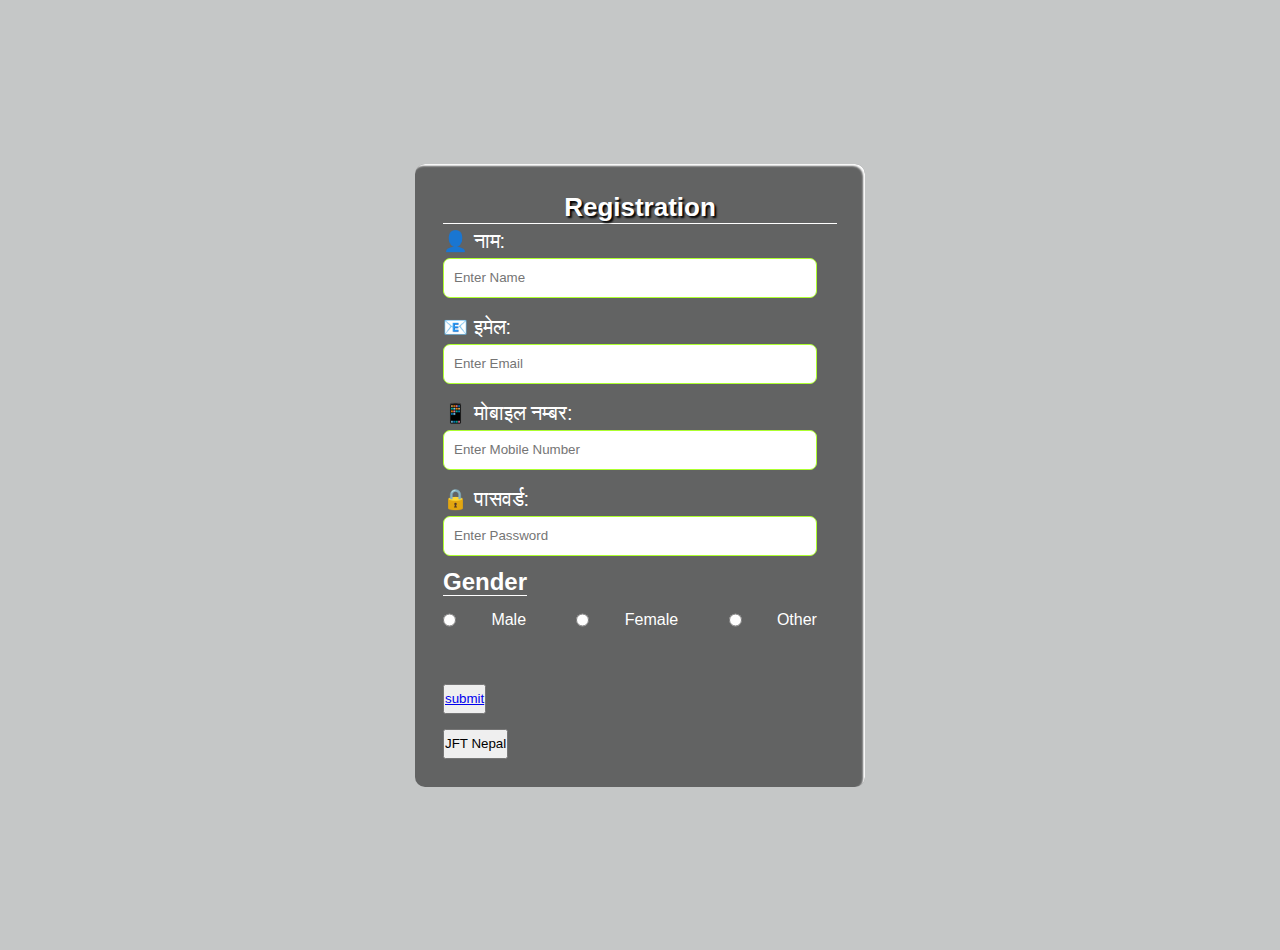
<file: form.html>
<!DOCTYPE html>
<html lang="en">
<head>
    <meta charset="UTF-8">
    <meta name="viewport" content="width=device-width, initial-scale=1.0">
    <title>Document</title>
    <link rel="stylesheet" href="form.css">
</head>
<body>
    <div class="container">
        <h1 class="form-title">Registration</h1>
        <form id="myForm">
            <div class="main-user-info">      
                <div class="user-input-box">
                    <label for="name">👤 नाम:</label>
                    <input type="text" id="name" name="name" placeholder="Enter Name">
                    <span id="name-error" class="error"></span>
                </div>
                <div class="user-input-box">
                    <label for="email">📧 इमेल:</label>
                    <input type="text" id="email" name="email" placeholder="Enter Email">
                    <span id="email-error" class="error"></span>
                </div>
                <div class="user-input-box">
                    <label for="phone">📱 मोबाइल नम्बर:</label>
                    <input type="text" id="phone" name="phone" placeholder="Enter Mobile Number">
                    <span id="phone-error" class="error"></span>
                </div>
                <div class="user-input-box">
                    <label for="password">🔒 पासवर्ड:</label>
                    <input type="password" id="password" name="password" placeholder="Enter Password">
                    <span id="password-error" class="error"></span>
                </div>
            </div>
            <div class="hender-details-box">
                <span class="gender-title">Gender</span>
                <div class="gender-category">
                    <input type="radio" name="gender" id="male" >
                    <label for="male"> Male</label>
                    <input type="radio" name="gender" id="female" >
                    <label for="female"> Female</label>
                    <input type="radio" name="gender" id="other" >
                    <label for="other"> Other</label>
                </div>
            </div>
            <div class="form-submit-btn">
                <button type="submit"><a href="index.html" target="_blank">submit</a></button>
            </div>
            <div class="subash">
                <button>JFT Nepal</button> 
            </div>
        </form>
    </div>
    <script src="form.js" ></script>
</body>
</html>
</file>
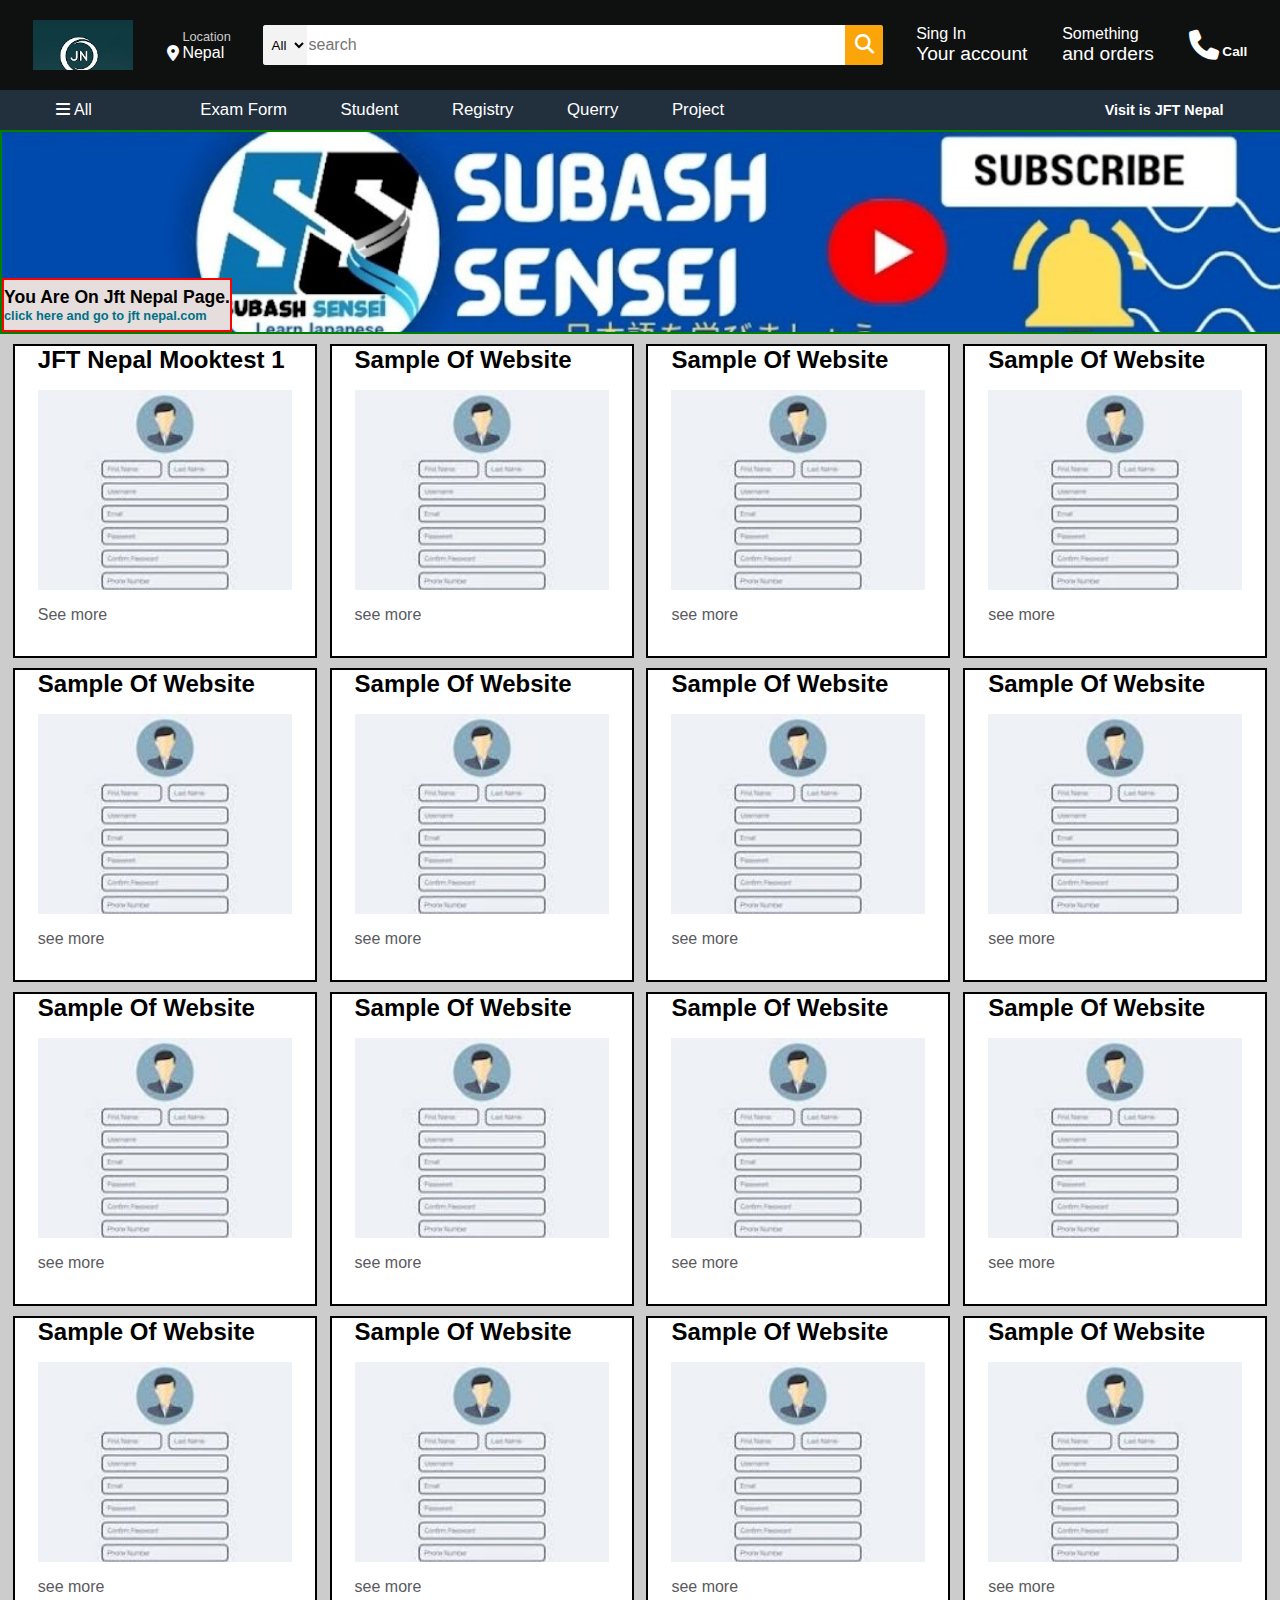
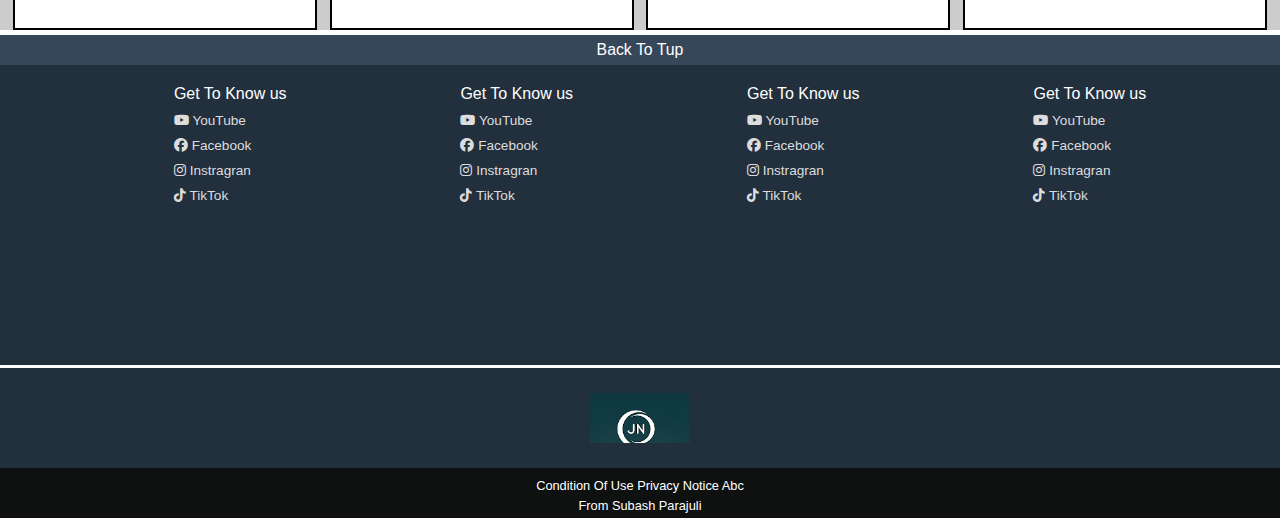
<file: home.html>
<!DOCTYPE html>
<html lang="en">
<head>
    <meta charset="UTF-8">
    <meta name="viewport" content="width=device-width, initial-scale=1.0">
    <title>jft Nepal</title>
    <link rel="stylesheet" href="https://cdnjs.cloudflare.com/ajax/libs/font-awesome/6.7.2/css/all.min.css" integrity="sha512-Evv84Mr4kqVGRNSgIGL/F/aIDqQb7xQ2vcrdIwxfjThSH8CSR7PBEakCr51Ck+w+/U6swU2Im1vVX0SVk9ABhg==" crossorigin="anonymous" referrerpolicy="no-referrer" />
    <link rel="stylesheet" href="home.css">

</head>
<body>
    <header>
        <div class="navbar">
          <div class="nav-logo border">
            <div class="logo">
            </div>
          </div>
          <div class="nav-address border">
            <p class="add-first">Location</p>
            <div class="add-icon">
                <i class="fa-solid fa-location-dot"></i>
                <p class="add-sec">Nepal</p>
            </div>
          </div>
          <div class="nav-search">
            <select class="search-select">
                <option>All</option>
            </select>
            <input placeholder="search " class="search-input">
           <div class="search-icon">
            <a href="sample.html" target="_blank" ><i class="fa-solid fa-magnifying-glass"></i></a>
            </div>
          </div>
          <div class="nav-singin border">
            <a href="form.html" target="_blank" >Sing In
            <p class="nav-second">Your account</p></a>
        </div> 
        <div class="nav-return border">
            <p><span>Something</span></p>
            <p class="nav-second">and orders</p>
        </div>
        <div class="nav-card border">
            <a href="call.html" target="_blank">
            <i class="fa-solid fa-phone"></i>
            Call</a>
        </div>
        </div>
        <div class="panel">
            <div class="panel-all">
                <i class="fa-solid fa-bars"></i>
                All
            </div>
            <div class="panel-opps border">
                <a href="form.html" target="_blank"><p class="x-border">Exam Form</p></a>
                <p class="x-border">  Student</p>
                <p class="x-border"> Registry</p>
                <p class="x-border"> Querry</p>
                <p class="x-border"><a href="index.html" target="_blank">Project</a></p>
                </p>
            </div>
            <div class="panel-deals">
                Visit is JFT Nepal
            </div>
        </div>
    </header>


    <div class="hero-section">
        <div class="hero-msg">
            <p>you are on jft nepal page.  <a>click here and go to jft nepal.com</a></p>
        </div>
    </div>
    <div class="shop-section">
        <div class="box1 box">
            <div class="box-content">
                <h2>JFT Nepal Mooktest 1</h2><a href="form.html" target="_blank">
            <div class="box-img" style="background-image: url('form.jpeg');"></div>
        </a>
            <p>See more </p>
            </div>
        </div>
        <div class="box2 box">
            <div class="box-content">
                <h2>Sample Of Website</h2><a href="sample.html" target="_blank">
            <div class="box-img" style="background-image: url('form.jpeg');"></div></a>
            <p>see more </p>
            </div>
        </div>
        <div class="box3 box">
            <div class="box-content">
                <h2>Sample Of Website</h2><a href="sample.html" target="_blank">
            <div class="box-img" style="background-image: url('form.jpeg');"></div></a>
            <p>see more </p>
            </div>
        </div>
        <div class="box4 box">
            <div class="box-content">
                <h2>Sample Of Website</h2><a href="sample.html" target="_blank">
            <div class="box-img" style="background-image: url('form.jpeg');"></div></a>
            <p>see more </p>
            </div>
        </div>
        <div class="box1 box">
            <div class="box-content">
                <h2>Sample Of Website</h2><a href="sample.html" target="_blank">
            <div class="box-img" style="background-image: url('form.jpeg');"></div></a>
            <p>see more </p>
            </div>
        </div>
        <div class="box2 box">
            <div class="box-content">
                <h2>Sample Of Website</h2><a href="sample.html" target="_blank">
            <div class="box-img" style="background-image: url('form.jpeg');"></div></a>
            <p>see more </p>
            </div>
        </div>
        <div class="box3 box">
            <div class="box-content">
                <h2>Sample Of Website</h2><a href="sample.html" target="_blank">
            <div class="box-img" style="background-image: url('form.jpeg');"></div></a>
            <p>see more </p>
            </div>
        </div>
        <div class="box4 box">
            <div class="box-content">
                <h2>Sample Of Website</h2><a href="sample.html" target="_blank">
            <div class="box-img" style="background-image: url('form.jpeg');"></div></a>
            <p>see more </p>
            </div>
        </div>
        <div class="box1 box">
            <div class="box-content">
                <h2>Sample Of Website</h2><a href="sample.html" target="_blank">
            <div class="box-img" style="background-image: url('form.jpeg');"></div></a>
            <p>see more </p>
            </div>
        </div>
        <div class="box2 box">
            <div class="box-content">
                <h2>Sample Of Website</h2><a href="sample.html" target="_blank">
            <div class="box-img" style="background-image: url('form.jpeg');"></div></a>
            <p>see more </p>
            </div>
        </div>
        <div class="box3 box">
            <div class="box-content">
                <h2>Sample Of Website</h2><a href="sample.html" target="_blank">
            <div class="box-img" style="background-image: url('form.jpeg');"></div></a>
            <p>see more </p>
            </div>
        </div>
        <div class="box4 box">
            <div class="box-content">
                <h2>Sample Of Website</h2><a href="sample.html" target="_blank">
            <div class="box-img" style="background-image: url('form.jpeg');"></div></a>
            <p>see more </p>
            </div>
        </div>
        <div class="box1 box">
            <div class="box-content">
                <h2>Sample Of Website</h2><a href="sample.html" target="_blank">
            <div class="box-img" style="background-image: url('form.jpeg');"></div></a>
            <p>see more </p>
            </div>
        </div>
        <div class="box2 box">
            <div class="box-content">
                <h2>Sample Of Website</h2><a href="sample.html" target="_blank">
            <div class="box-img" style="background-image: url('form.jpeg');"></div></a>
            <p>see more </p>
            </div>
        </div>
        <div class="box3 box">
            <div class="box-content">
                <h2>Sample Of Website</h2><a href="sample.html" target="_blank">
            <div class="box-img" style="background-image: url('form.jpeg');"></div></a>
            <p>see more </p>
            </div>
        </div>
        <div class="box4 box">
            <div class="box-content">
                <h2>Sample Of Website</h2><a href="sample.html" target="_blank">
            <div class="box-img" style="background-image: url('form.jpeg');"></div></a>
            <p>see more </p>
            </div>
        </div>
    </div>

    
    <footer>
        <div class="foot-panel1">
            Back To Tup
        </div>
        <div class="foot-panel2">
            <ul>
                <p>Get To Know us</p>
                <a href="https://youtube.com/@jftnepal2?si=pwWpwLDPRqeLvV7b" target="_blank">
                    <i class="fa-brands fa-youtube"></i>
                    YouTube</a>
                    <a href="https://www.facebook.com/share/1KBgvkDJBC/" target="_blank">
                        <i class="fa-brands fa-facebook"></i>
                        Facebook</a>
                <a> <i class="fa-brands fa-instagram"></i> Instragran
                </a>
                <a><i class="fa-brands fa-tiktok"></i> TikTok </a>
            </ul>
            <ul>
                <p class="g">Get To Know us</p>
                <a href="https://youtube.com/@jftnepal2?si=pwWpwLDPRqeLvV7b" target="_blank">
                    <i class="fa-brands fa-youtube"></i>
                    YouTube</a>
                    <a href="https://www.facebook.com/share/1KBgvkDJBC/" target="_blank">
                        <i class="fa-brands fa-facebook"></i>
                        Facebook</a>
                <a> <i class="fa-brands fa-instagram"></i> Instragran
                </a>
                <a><i class="fa-brands fa-tiktok"></i> TikTok </a>
            </ul>
            <ul>
                <p class="g">Get To Know us</p>
                <a href="https://youtube.com/@jftnepal2?si=pwWpwLDPRqeLvV7b" target="_blank">
                    <i class="fa-brands fa-youtube"></i>
                    YouTube</a>
                    <a href="https://www.facebook.com/share/1KBgvkDJBC/" target="_blank">
                        <i class="fa-brands fa-facebook"></i>
                        Facebook</a>
                <a> <i class="fa-brands fa-instagram"></i> Instragran
                </a>
                <a><i class="fa-brands fa-tiktok"></i> TikTok </a>
            </ul>
            <ul>
                <p class="g">Get To Know us</p>
                <a href="https://youtube.com/@jftnepal2?si=pwWpwLDPRqeLvV7b" target="_blank">
                    <i class="fa-brands fa-youtube"></i>
                    YouTube</a>
                    <a href="https://www.facebook.com/share/1KBgvkDJBC/" target="_blank">
                        <i class="fa-brands fa-facebook"></i>
                        Facebook</a>
                <a> <i class="fa-brands fa-instagram"></i> Instragran
                </a>
                <a><i class="fa-brands fa-tiktok"></i> TikTok </a>
            </ul>
        </div>
        <div class="foot-panel3">
            <div class="logo">
            </div>
        </div>
        <div class="foot-panel4">
            <div class="pages">
                <a>Condition Of Use</a>
                <a>Privacy Notice</a>
                <a>Abc</a>
            </div>
            <div class="copyright">
                From Subash Parajuli
            </div>
        </div>
    </footer>
</body>
</html>
</file>
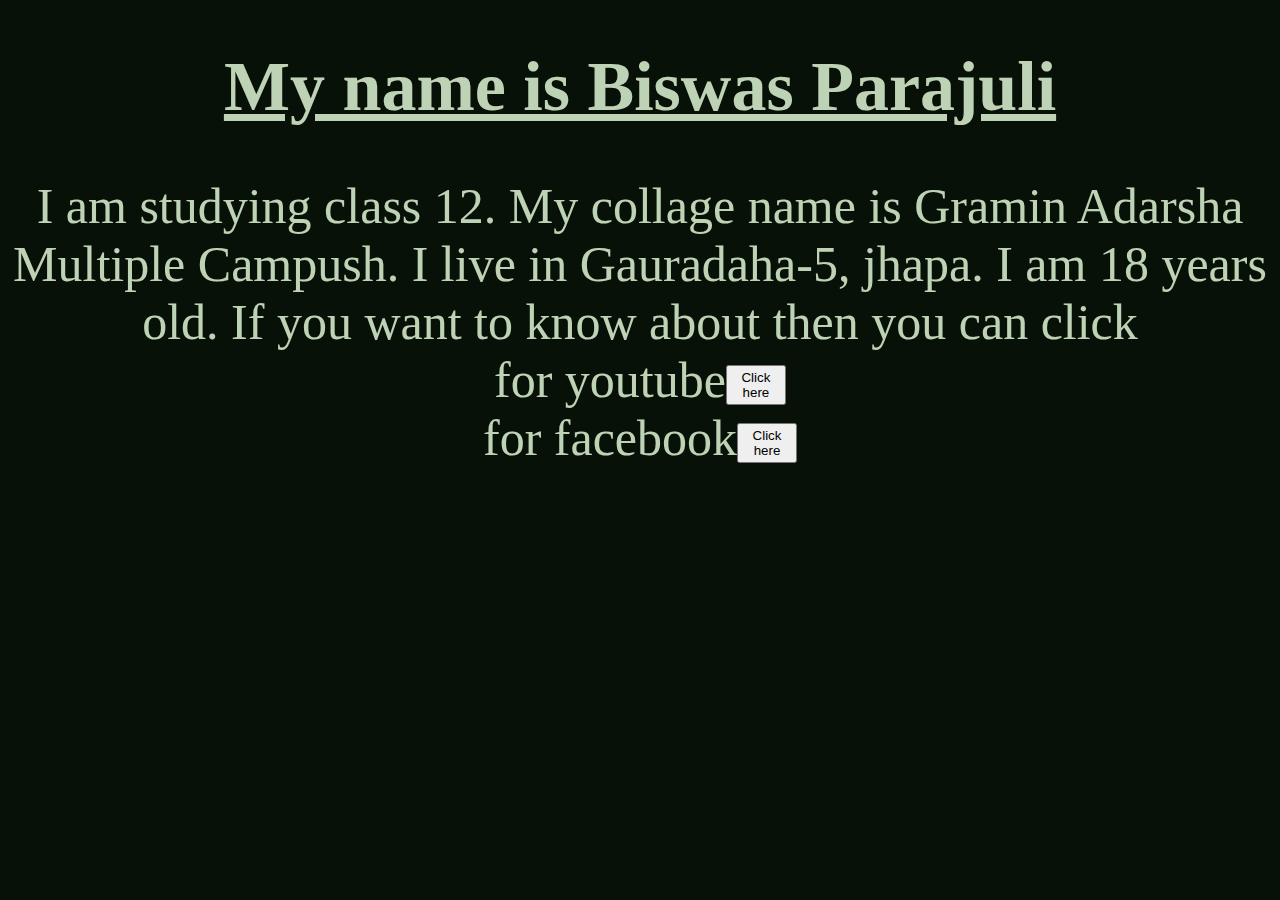
<file: me.html>
<!DOCTYPE html>
<html lang="en">
<head>
    <meta charset="UTF-8">
    <meta name="viewport" content="width=device-width, initial-scale=1.0">
    <title>Document</title>
    <style>
        body{
            background-color: #081107;
            color: rgba(221, 243, 211, 0.856);
            text-align: center;
        }
        h1{
            font-size: 70px;
            text-decoration: underline;
        }
        p{
            font-size: 50px;
        }
        button{
            width: 60px;
            height: 40px;
        }
    </style>
</head>
<body>
<h1>My name is Biswas Parajuli</h1>
<p>
I am studying class 12. My collage name is Gramin Adarsha Multiple Campush.
I live in Gauradaha-5, jhapa. I am 18 years old.
If you want to know about then you can click
<br> for youtube<a href="https://youtube.com/@knowledgegurubp?si=XiTlGCuI2M73OEwU" target="_blank"><button>Click here </button> </a>
<br>
for facebook<a href="https://www.facebook.com/share/16M7VXDeQG/" target="_blank"><button> Click here</button> </a>
</p>
</body>
</html>
</file>
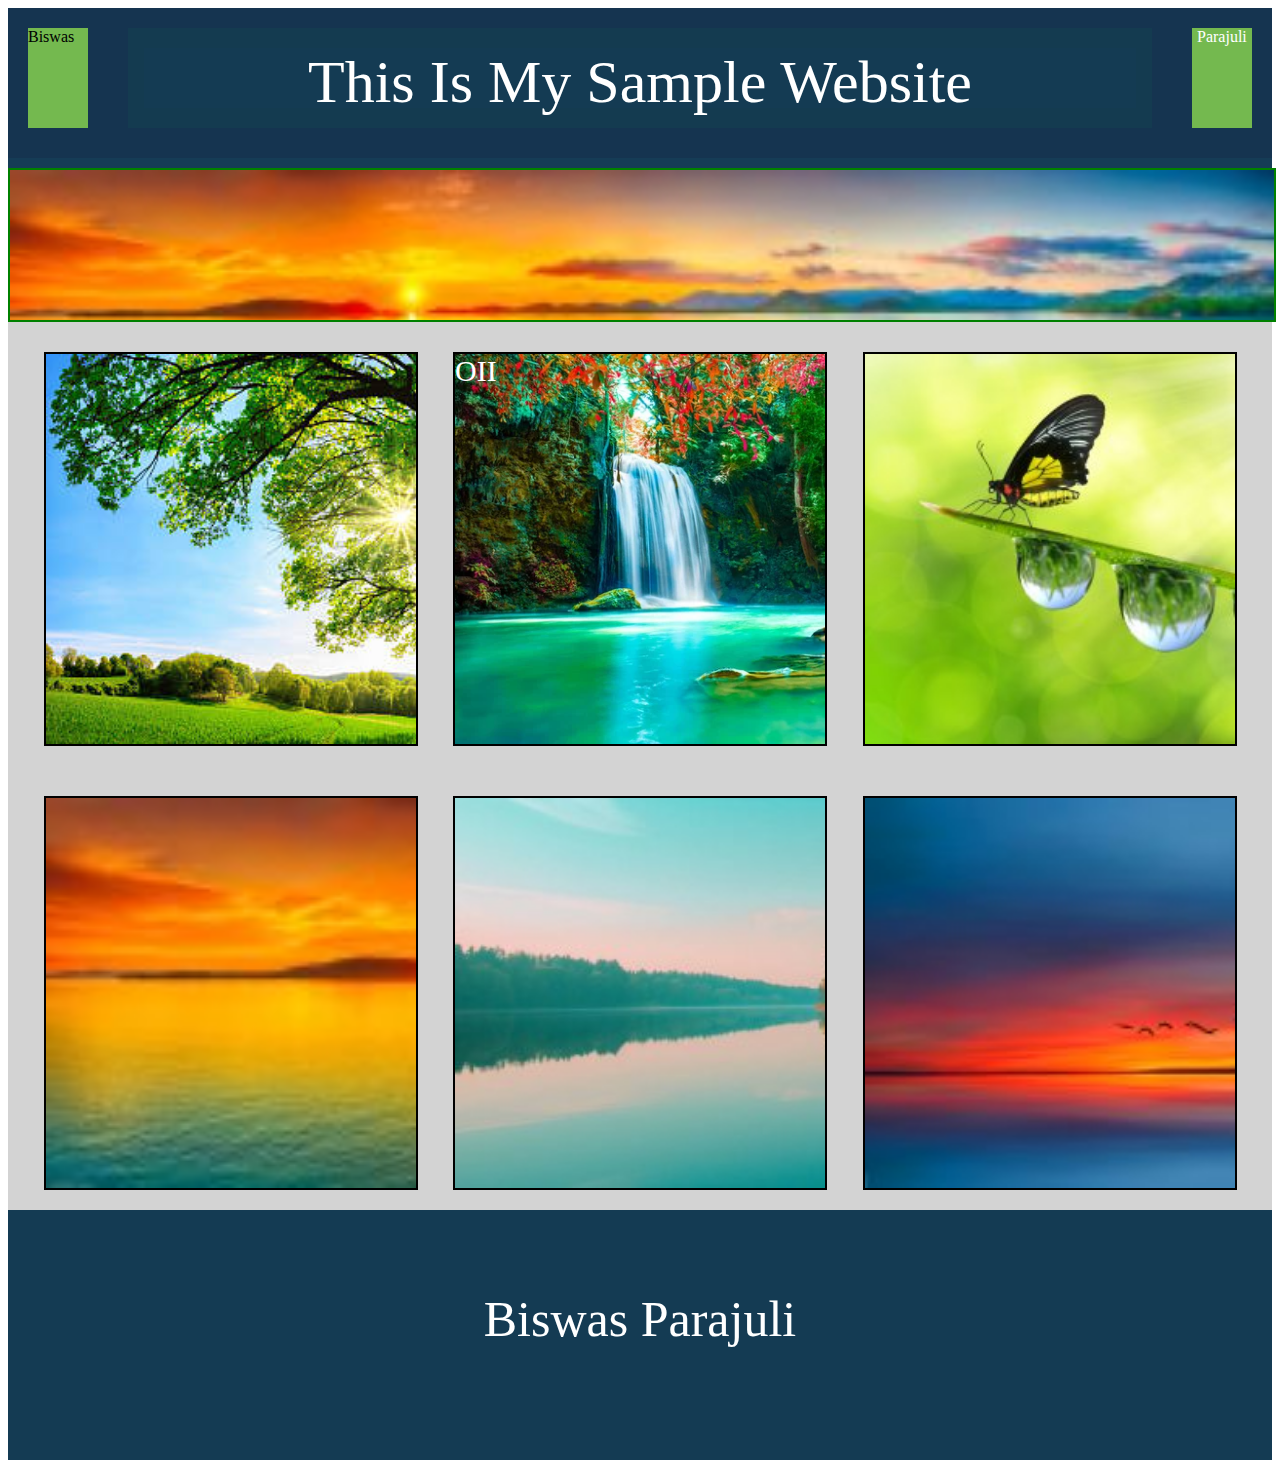
<file: other.html>
<!DOCTYPE html>
<html lang="en">
<head>
    <meta charset="UTF-8">
    <meta name="viewport" content="width=device-width, initial-scale=1.0">
    <title>practice</title>
    <link rel="stylesheet" href="other.css">
</head>
<body>
    
    <header>
        <div class="nav">
            <div class="box1">
                Biswas
            </div>
            <div class="box2">
                <div class="bos1 bos">
                    <div class="vv">
                        This Is My Sample Website
                    </div>
                </div>
            </div>
            <div class="box3">
                Parajuli
            </div>
        </div>
        <div class="panel">
            <div class="p1">
            </div>
        </div>
    </header>

    
    <div class="hero">
        <div class="hero-img">
        </div>
    <div class="shop-section">
        <div class="boxx1 box"></div>
        <div class="boxx2 box">OII</div>
        <div class="boxx3 box"></div>
        <div class="boxx4 box"></div>
        <div class="boxx5 box"></div>
        <div class="boxx6 box"></div>        
    </div>
    <div class="abc">
        <div class="xyz">
            Biswas Parajuli
        </div>
    </div>
</body>
</html>
</file>
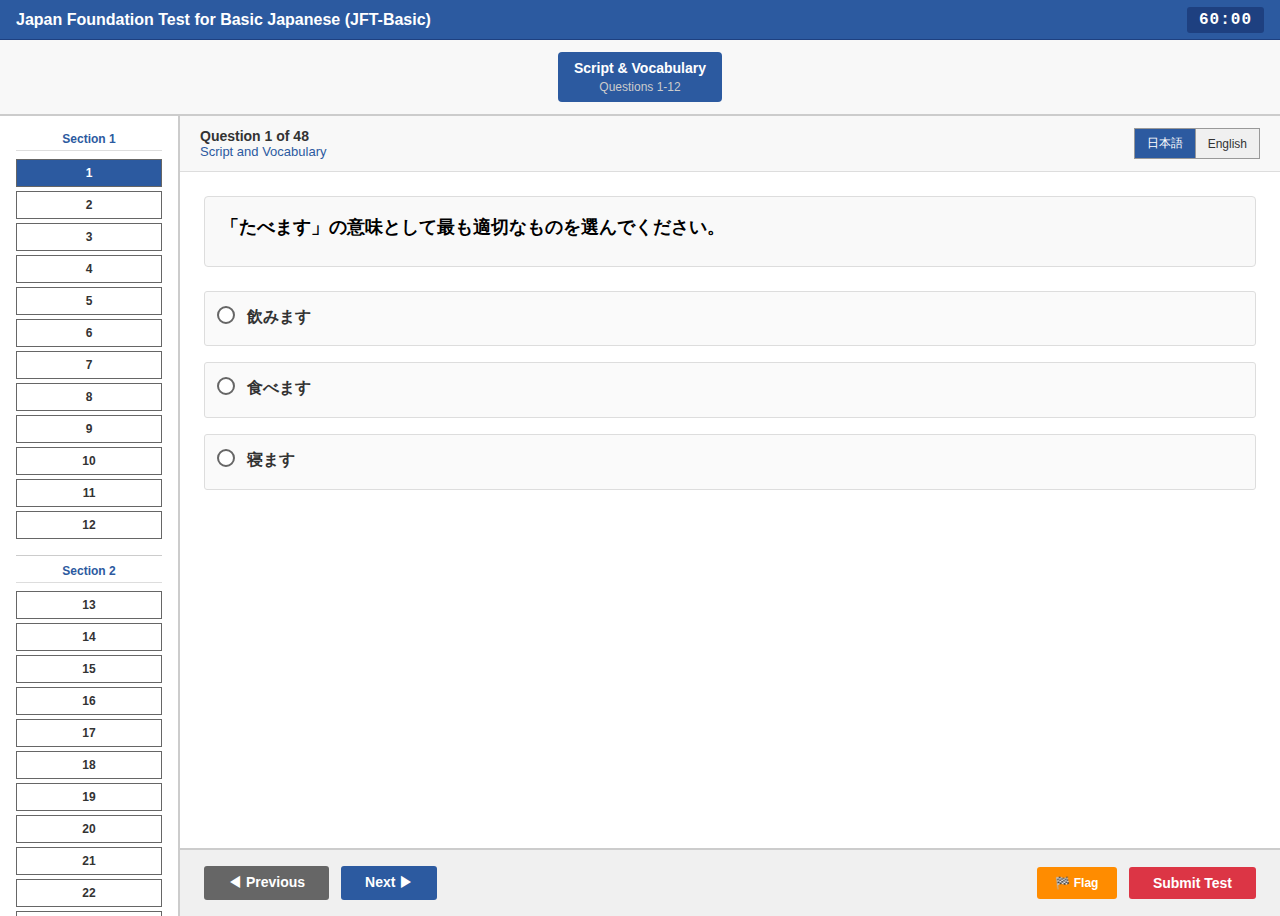
<file: practice.html>
<!DOCTYPE html>
<html lang="ja">
<head>
    <meta charset="UTF-8">
    <meta name="viewport" content="width=device-width, initial-scale=1.0">
    <title>Japan Foundation Test for Basic Japanese (JFT-Basic)</title>
    <style>
        * {
            margin: 0;
            padding: 0;
            box-sizing: border-box;
        }

        body {
            font-family: "MS Gothic", "Hiragino Sans", "Yu Gothic", sans-serif;
            background-color: #f0f0f0;
            color: #333;
            overflow-x: hidden;
        }

        /* Prometric CBT Header */
        .cbt-header {
            background-color: #2c5aa0;
            color: white;
            padding: 8px 16px;
            display: flex;
            justify-content: space-between;
            align-items: center;
            font-size: 14px;
            height: 40px;
            border-bottom: 1px solid #1e4080;
        }

        .test-title {
            font-weight: bold;
            font-size: 16px;
        }

        .time-display {
            background-color: #1e4080;
            padding: 4px 12px;
            border-radius: 3px;
            font-family: "Courier New", monospace;
            font-size: 16px;
            font-weight: bold;
            letter-spacing: 1px;
        }

        /* Navigation Bar */
        .nav-bar {
            background-color: #f8f8f8;
            border-bottom: 2px solid #cccccc;
            padding: 12px 20px;
            display: flex;
            justify-content: center;
        }

        .current-section-display {
            text-align: center;
            padding: 8px 16px;
            border-radius: 4px;
            background-color: #2c5aa0;
            color: white;
        }

        .current-section-title {
            font-size: 14px;
            font-weight: bold;
            margin-bottom: 4px;
        }

        .current-section-subtitle {
            font-size: 12px;
            color: #ccc;
        }

        /* Main CBT Interface */
        .cbt-container {
            height: calc(100vh - 100px);
            display: flex;
            background-color: #e8e8e8;
        }

        /* Left Panel - Question Navigation */
        .question-panel {
            width: 180px;
            background-color: #ffffff;
            border-right: 2px solid #cccccc;
            padding: 16px;
            overflow-y: auto;
            order: 1;
        }

        .section-header {
            font-size: 12px;
            font-weight: bold;
            color: #2c5aa0;
            margin-bottom: 8px;
            padding-bottom: 4px;
            border-bottom: 1px solid #ddd;
            text-align: center;
        }

        .question-column {
            display: flex;
            flex-direction: column;
            gap: 4px;
            margin-bottom: 16px;
        }

        .question-num {
            width: 100%;
            height: 28px;
            border: 1px solid #666;
            background-color: white;
            text-align: center;
            line-height: 26px;
            font-size: 12px;
            cursor: pointer;
            font-weight: bold;
        }

        .question-num.current {
            background-color: #2c5aa0;
            color: white;
        }

        .question-num.answered {
            background-color: #90EE90;
            border-color: #32CD32;
        }

        .question-num.flagged {
            background-color: #FFD700;
            border-color: #FFA500;
        }

        .section-divider {
            height: 1px;
            background-color: #ccc;
            margin: 8px 0;
        }

        /* Main Content Area */
        .content-area {
            flex: 1;
            display: flex;
            flex-direction: column;
            background-color: white;
            order: 2;
        }

        /* Question Header Bar */
        .question-header {
            background-color: #f8f8f8;
            padding: 12px 20px;
            border-bottom: 1px solid #ddd;
            display: flex;
            justify-content: space-between;
            align-items: center;
            font-size: 14px;
        }

        .question-info {
            font-weight: bold;
        }

        .section-name {
            color: #2c5aa0;
            font-size: 13px;
        }

        /* Language Toggle */
        .language-selector {
            display: flex;
            border: 1px solid #999;
            border-radius: 0;
        }

        .lang-btn {
            padding: 6px 12px;
            background-color: #f0f0f0;
            border: none;
            border-right: 1px solid #999;
            cursor: pointer;
            font-size: 12px;
            color: #333;
        }

        .lang-btn:last-child {
            border-right: none;
        }

        .lang-btn.active {
            background-color: #2c5aa0;
            color: white;
        }

        /* Question Content */
        .question-content {
            flex: 1;
            padding: 24px;
            overflow-y: auto;
            line-height: 1.6;
        }

        .question-text {
            font-size: 16px;
            margin-bottom: 20px;
            padding: 16px;
            background-color: #f9f9f9;
            border: 1px solid #ddd;
            border-radius: 4px;
        }

        .question-japanese {
            font-size: 18px;
            font-weight: bold;
            margin-bottom: 8px;
            color: #000;
            font-family: "MS Gothic", "Yu Gothic", serif;
        }

        .question-english {
            font-size: 14px;
            color: #666;
            font-style: italic;
        }

        /* Audio Player */
        .audio-section {
            background-color: #e8f4f8;
            border: 2px solid #4a90e2;
            padding: 20px;
            margin: 16px 0;
            text-align: center;
            border-radius: 4px;
        }

        .audio-controls {
            display: flex;
            justify-content: center;
            gap: 16px;
            margin-top: 12px;
        }

        .audio-btn {
            padding: 10px 20px;
            background-color: #2c5aa0;
            color: white;
            border: none;
            cursor: pointer;
            font-size: 14px;
            font-weight: bold;
            border-radius: 3px;
        }

        .audio-btn:hover {
            background-color: #1e4080;
        }

        .audio-btn:disabled {
            background-color: #ccc;
            cursor: not-allowed;
        }

        /* Options */
        .options-container {
            margin-top: 24px;
        }

        .option {
            display: flex;
            align-items: flex-start;
            margin-bottom: 16px;
            cursor: pointer;
            padding: 12px;
            border: 1px solid #ddd;
            background-color: #fafafa;
            border-radius: 3px;
        }

        .option:hover {
            background-color: #f0f8ff;
            border-color: #2c5aa0;
        }

        .option.selected {
            background-color: #e6f3ff;
            border-color: #2c5aa0;
            border-width: 2px;
        }

        .option-radio {
            width: 18px;
            height: 18px;
            border: 2px solid #666;
            border-radius: 50%;
            margin-right: 12px;
            margin-top: 2px;
            position: relative;
            background-color: white;
        }

        .option.selected .option-radio {
            border-color: #2c5aa0;
        }

        .option.selected .option-radio::after {
            content: '';
            width: 10px;
            height: 10px;
            background-color: #2c5aa0;
            border-radius: 50%;
            position: absolute;
            top: 2px;
            left: 2px;
        }

        .option-text {
            flex: 1;
        }

        .option-jp {
            font-size: 16px;
            font-weight: bold;
            margin-bottom: 4px;
            font-family: "MS Gothic", "Yu Gothic", serif;
        }

        .option-en {
            font-size: 13px;
            color: #666;
        }

        /* Bottom Controls */
        .cbt-controls {
            background-color: #f0f0f0;
            padding: 16px 24px;
            border-top: 2px solid #cccccc;
            display: flex;
            justify-content: space-between;
            align-items: center;
        }

        .nav-buttons {
            display: flex;
            gap: 12px;
        }

        .cbt-btn {
            padding: 8px 24px;
            background-color: #2c5aa0;
            color: white;
            border: none;
            cursor: pointer;
            font-size: 14px;
            font-weight: bold;
            border-radius: 3px;
            min-width: 80px;
        }

        .cbt-btn:hover {
            background-color: #1e4080;
        }

        .cbt-btn:disabled {
            background-color: #999;
            cursor: not-allowed;
        }

        .cbt-btn.secondary {
            background-color: #666;
        }

        .cbt-btn.secondary:hover {
            background-color: #555;
        }

        .flag-btn {
            background-color: #ff8c00;
            padding: 6px 16px;
            font-size: 12px;
        }

        .flag-btn:hover {
            background-color: #e67300;
        }

        /* Responsive */
        @media (max-width: 768px) {
            .question-panel {
                width: 120px;
            }
            
            .question-content {
                padding: 16px;
            }
            
            .cbt-controls {
                padding: 12px 16px;
            }
        }

        /* Scrollbar styling */
        ::-webkit-scrollbar {
            width: 8px;
        }

        ::-webkit-scrollbar-track {
            background: #f1f1f1;
        }

        ::-webkit-scrollbar-thumb {
            background: #888;
            border-radius: 4px;
        }

        ::-webkit-scrollbar-thumb:hover {
            background: #555;
        }
    </style>
</head>
<body>
    <!-- CBT Header -->
    <div class="cbt-header">
        <div class="test-title">Japan Foundation Test for Basic Japanese (JFT-Basic)</div>
        <div class="time-display" id="timeDisplay">60:00</div>
    </div>

    <!-- Navigation Bar -->
    <div class="nav-bar">
        <div class="current-section-display" id="currentSectionDisplay">
            <div class="current-section-title" id="navSectionTitle">Script & Vocabulary</div>
            <div class="current-section-subtitle" id="navSectionSubtitle">Questions 1-12</div>
        </div>
    </div>

    <!-- Main CBT Interface -->
    <div class="cbt-container">
        <!-- Left Question Navigation Panel -->
        <div class="question-panel">
            <div class="section-header">Section 1</div>
            <div class="question-column" id="section1Column"></div>
            <div class="section-divider"></div>
            
            <div class="section-header">Section 2</div>
            <div class="question-column" id="section2Column"></div>
            <div class="section-divider"></div>
            
            <div class="section-header">Section 3</div>
            <div class="question-column" id="section3Column"></div>
            <div class="section-divider"></div>
            
            <div class="section-header">Section 4</div>
            <div class="question-column" id="section4Column"></div>
        </div>

        <!-- Main Content -->
        <div class="content-area" id="contentArea">
            <!-- Question Header -->
            <div class="question-header">
                <div>
                    <span class="question-info">Question <span id="currentNum">1</span> of 48</span>
                    <div class="section-name" id="currentSection">Script and Vocabulary</div>
                </div>
                <div class="language-selector">
                    <button class="lang-btn active" onclick="setLanguage('ja')">日本語</button>
                    <button class="lang-btn" onclick="setLanguage('en')">English</button>
                </div>
            </div>

            <!-- Question Content -->
            <div class="question-content" id="questionContent">
                <div class="question-text">
                    <div class="question-japanese" id="questionJA">問題文がここに表示されます。</div>
                    <div class="question-english" id="questionEN" style="display: none;">Question text will appear here.</div>
                </div>

                <!-- Audio Section (for listening questions) -->
                <div class="audio-section" id="audioSection" style="display: none;">
                    <div style="font-weight: bold; margin-bottom: 8px;">🎧 Audio</div>
                    <div>Listen carefully and select the best answer.</div>
                    <div class="audio-controls">
                        <button class="audio-btn" onclick="playAudio()" id="playBtn">▶ Play</button>
                        <button class="audio-btn" onclick="replayAudio()" id="replayBtn" disabled>🔁 Replay</button>
                    </div>
                    <div style="margin-top: 12px; font-size: 12px; color: #666;">
                        Audio can be played up to 2 times.
                    </div>
                </div>

                <!-- Options -->
                <div class="options-container" id="optionsContainer">
                    <!-- Options populated by JavaScript -->
                </div>
            </div>

            <!-- Controls -->
            <div class="cbt-controls">
                <div class="nav-buttons">
                    <button class="cbt-btn secondary" onclick="previousQuestion()" id="prevBtn">◀ Previous</button>
                    <button class="cbt-btn" onclick="nextQuestion()" id="nextBtn">Next ▶</button>
                </div>
                
                <div style="display: flex; gap: 12px;">
                    <button class="flag-btn cbt-btn" onclick="flagQuestion()" id="flagBtn">🏁 Flag</button>
                    <button class="cbt-btn" onclick="submitTest()" id="submitBtn" style="background-color: #dc3545;">Submit Test</button>
                </div>
            </div>
        </div>
    </div>

    <script>
        // Question Bank - 12 questions per section (48 total)
        const questionBank = {
            section1: [ // Script and Vocabulary (12 questions)
                {
                    questionJA: "「たべます」の意味として最も適切なものを選んでください。",
                    questionEN: "Select the most appropriate meaning of 'たべます'.",
                    Image:false,
                    options: [
                        {ja: "飲みます", en: "drink", correct: false},
                        {ja: "食べます", en: "eat", correct: true},
                        {ja: "寝ます", en: "sleep", correct: false},
                       
                    ]
                },
                {
                    questionJA: "「はたらきます」の漢字として正しいものを選んでください。",
                    questionEN: "Select the correct kanji for 'はたらきます'.",
                    options: [
                        {ja: "働きます", en: "work", correct: true},
                        {ja: "動きます", en: "move", correct: false},
                        {ja: "歩きます", en: "walk", correct: false},
                        
                    ]
                },
                {
                    questionJA: "「あついです」の反対の意味を表す言葉を選んでください。",
                    questionEN: "Select the word that means the opposite of 'あついです'.",
                    
                    options: [
                        {ja: "さむいです", en: "cold", correct: true},
                        {ja: "あたたかいです", en: "warm", correct: false},
                        {ja: "すずしいです", en: "cool", correct: false},
                        {ja: "あかるいです", en: "bright", correct: false}
                    ]
                },
                {
                    questionJA: "「やすみます」の意味として正しいものを選んでください。",
                    questionEN: "Select the correct meaning of 'やすみます'.",
                    options: [
                        {ja: "休みます", en: "rest", correct: true},
                        {ja: "急ぎます", en: "hurry", correct: false},
                        {ja: "泣きます", en: "cry", correct: false},
                        {ja: "笑います", en: "laugh", correct: false}
                    ]
                },
                {
                    questionJA: "「べんきょうします」を漢字で書くとどれですか。",
                    questionEN: "How do you write 'べんきょうします' in kanji?",
                    options: [
                        {ja: "勉強します", en: "study", correct: true},
                        {ja: "運動します", en: "exercise", correct: false},
                        {ja: "仕事します", en: "work", correct: false},
                        {ja: "買い物します", en: "shop", correct: false}
                    ]
                },
                {
                    questionJA: "「あさごはん」の意味として正しいものを選んでください。",
                    questionEN: "Select the correct meaning of 'あさごはん'.",
                    options: [
                        {ja: "朝ごはん", en: "breakfast", correct: true},
                        {ja: "昼ごはん", en: "lunch", correct: false},
                        {ja: "夜ごはん", en: "dinner", correct: false},
                        {ja: "おやつ", en: "snack", correct: false}
                    ]
                },
                {
                    questionJA: "「おおきいです」の反対の意味を表す言葉を選んでください。",
                    questionEN: "Select the word that means the opposite of 'おおきいです'.",
                    options: [
                        {ja: "ちいさいです", en: "small", correct: true},
                        {ja: "たかいです", en: "high/expensive", correct: false},
                        {ja: "ひくいです", en: "low", correct: false},
                        {ja: "やすいです", en: "cheap", correct: false}
                    ]
                },
                {
                    questionJA: "「みずうみ」を漢字で書くとどれですか。",
                    questionEN: "How do you write 'みずうみ' in kanji?",
                    options: [
                        {ja: "湖", en: "lake", correct: true},
                        {ja: "海", en: "sea", correct: false},
                        {ja: "川", en: "river", correct: false},
                        {ja: "池", en: "pond", correct: false}
                    ]
                },
                {
                    questionJA: "「かいしゃ」の意味として正しいものを選んでください。",
                    questionEN: "Select the correct meaning of 'かいしゃ'.",
                    options: [
                        {ja: "会社", en: "company", correct: true},
                        {ja: "学校", en: "school", correct: false},
                        {ja: "病院", en: "hospital", correct: false},
                        {ja: "銀行", en: "bank", correct: false}
                    ]
                },
                {
                    questionJA: "「あたらしいです」の反対の意味を表す言葉を選んでください。",
                    questionEN: "Select the word that means the opposite of 'あたらしいです'.",
                    options: [
                        {ja: "ふるいです", en: "old", correct: true},
                        {ja: "わかいです", en: "young", correct: false},
                        {ja: "きれいです", en: "beautiful", correct: false},
                        {ja: "おもしろいです", en: "interesting", correct: false}
                    ]
                },
                {
                    questionJA: "「やっきょく」を漢字で書くとどれですか。",
                    questionEN: "How do you write 'やっきょく' in kanji?",
                    options: [
                        {ja: "薬局", en: "pharmacy", correct: true},
                        {ja: "郵便局", en: "post office", correct: false},
                        {ja: "警察", en: "police", correct: false},
                        {ja: "消防署", en: "fire station", correct: false}
                    ]
                },
                {
                    questionJA: "「でんしゃ」の意味として正しいものを選んでください。",
                    questionEN: "Select the correct meaning of 'でんしゃ'.",
                    options: [
                        {ja: "電車", en: "train", correct: true},
                        {ja: "バス", en: "bus", correct: false},
                        {ja: "タクシー", en: "taxi", correct: false},
                        {ja: "飛行機", en: "airplane", correct: false}
                    ]
                }
            ],
            
            section2: [ // Conversation and Expression (12 questions)
                {
                    questionJA: "A: 「今日は何時に起きましたか。」 B: 「＿＿＿＿起きました。」",
                    questionEN: "A: 'What time did you wake up today?' B: 'I woke up at ____.'",
                    options: [
                        {ja: "7時に", en: "at 7 o'clock", correct: true},
                        {ja: "7時を", en: "7 o'clock (object)", correct: false},
                        {ja: "7時で", en: "by 7 o'clock", correct: false},
                        {ja: "7時が", en: "7 o'clock (subject)", correct: false}
                    ]
                },
                {
                    questionJA: "店員: 「いらっしゃいませ。」 客: 「＿＿＿＿」",
                    questionEN: "Store clerk: 'Welcome!' Customer: '____'",
                    options: [
                        {ja: "ありがとうございます", en: "Thank you", correct: false},
                        {ja: "すみません、これをください", en: "Excuse me, I'll take this", correct: true},
                        {ja: "さようなら", en: "Goodbye", correct: false},
                        {ja: "おはようございます", en: "Good morning", correct: false}
                    ]
                },
                {
                    questionJA: "「私は学校＿＿行きます。」正しい助詞を選んでください。",
                    questionEN: "'I go ___ school.' Select the correct particle.",
                    options: [
                        {ja: "に", en: "to", correct: true},
                        {ja: "を", en: "object marker", correct: false},
                        {ja: "で", en: "at/by", correct: false},
                        {ja: "から", en: "from", correct: false}
                    ]
                },
                {
                    questionJA: "A: 「お疲れ様でした。」 B: 「＿＿＿＿」",
                    questionEN: "A: 'Good job today.' B: '____'",
                    options: [
                        {ja: "お疲れ様でした", en: "Good job to you too", correct: true},
                        {ja: "いただきます", en: "Thank you for the food", correct: false},
                        {ja: "いってきます", en: "I'm going", correct: false},
                        {ja: "ただいま", en: "I'm home", correct: false}
                    ]
                },
                {
                    questionJA: "「明日雨＿＿降ります。」正しい助詞を選んでください。",
                    questionEN: "'Tomorrow it ___ rain.' Select the correct particle.",
                    options: [
                        {ja: "が", en: "subject marker", correct: true},
                        {ja: "を", en: "object marker", correct: false},
                        {ja: "に", en: "to", correct: false},
                        {ja: "で", en: "at", correct: false}
                    ]
                },
                {
                    questionJA: "A: 「すみません、駅はどこですか。」 B: 「あそこ＿＿あります。」",
                    questionEN: "A: 'Excuse me, where is the station?' B: 'It's over there ___.'",
                    options: [
                        {ja: "に", en: "at/in", correct: true},
                        {ja: "を", en: "object marker", correct: false},
                        {ja: "で", en: "at/by", correct: false},
                        {ja: "から", en: "from", correct: false}
                    ]
                },
                {
                    questionJA: "「昨日友達＿＿映画を見ました。」正しい助詞を選んでください。",
                    questionEN: "'Yesterday I watched a movie ___ my friend.' Select the correct particle.",
                    options: [
                        {ja: "と", en: "with", correct: true},
                        {ja: "に", en: "to/at", correct: false},
                        {ja: "で", en: "at/by", correct: false},
                        {ja: "を", en: "object marker", correct: false}
                    ]
                },
                {
                    questionJA: "A: 「いただきます。」 B: 「＿＿＿＿」",
                    questionEN: "A: 'Thank you for the food.' B: '____'",
                    options: [
                        {ja: "どうぞ", en: "Please go ahead", correct: true},
                        {ja: "ごちそうさま", en: "Thank you for the meal", correct: false},
                        {ja: "すみません", en: "Excuse me", correct: false},
                        {ja: "はじめまして", en: "Nice to meet you", correct: false}
                    ]
                },
                {
                    questionJA: "「コーヒー＿＿飲みます。」正しい助詞を選んでください。",
                    questionEN: "'I drink coffee ___.' Select the correct particle.",
                    options: [
                        {ja: "を", en: "object marker", correct: true},
                        {ja: "に", en: "to/at", correct: false},
                        {ja: "で", en: "at/by", correct: false},
                        {ja: "が", en: "subject marker", correct: false}
                    ]
                },
                {
                    questionJA: "A: 「失礼します。」 B: 「＿＿＿＿」",
                    questionEN: "A: 'Excuse me (leaving).' B: '____'",
                    options: [
                        {ja: "お疲れ様でした", en: "Good job today", correct: true},
                        {ja: "いらっしゃいませ", en: "Welcome", correct: false},
                        {ja: "おはようございます", en: "Good morning", correct: false},
                        {ja: "いただきます", en: "Thank you for the food", correct: false}
                    ]
                },
                {
                    questionJA: "「図書館＿＿本を借ります。」正しい助詞を選んでください。",
                    questionEN: "'I borrow books ___ the library.' Select the correct particle.",
                    options: [
                        {ja: "で", en: "at", correct: true},
                        {ja: "に", en: "to", correct: false},
                        {ja: "を", en: "object marker", correct: false},
                        {ja: "から", en: "from", correct: false}
                    ]
                },
                {
                    questionJA: "A: 「おかえりなさい。」 B: 「＿＿＿＿」",
                    questionEN: "A: 'Welcome back.' B: '____'",
                    options: [
                        {ja: "ただいま", en: "I'm back", correct: true},
                        {ja: "いってきます", en: "I'm going", correct: false},
                        {ja: "おやすみなさい", en: "Good night", correct: false},
                        {ja: "おめでとうございます", en: "Congratulations", correct: false}
                    ]
                }
            ],
            
            section3: [ // Listening (12 questions)
                {
                    questionJA: "音声を聞いて、男の人は何時に会社に行きますか。",
                    questionEN: "Listen to the audio. What time does the man go to the company?",
                    hasAudio: true,
                    audioText: "audio.mp3",
                    options: [
                        {ja: "7時", en: "7 o'clock", correct: false},
                        {ja: "8時", en: "8 o'clock", correct: true},
                        {ja: "9時", en: "9 o'clock", correct: false},
                        {ja: "10時", en: "10 o'clock", correct: false}
                    ]
                },
                {
                    questionJA: "女の人は何を買いに行きますか。",
                    questionEN: "What is the woman going to buy?",
                    hasAudio: true,
                    audioText: "スーパーでパンと牛乳を買います。",
                    options: [
                        {ja: "パンと牛乳", en: "bread and milk", correct: true},
                        {ja: "肉と野菜", en: "meat and vegetables", correct: false},
                        {ja: "お米とお茶", en: "rice and tea", correct: false},
                        {ja: "魚と卵", en: "fish and eggs", correct: false}
                    ]
                },
                {
                    questionJA: "音声を聞いて、今日の天気はどうですか。",
                    questionEN: "Listen to the audio. How is today's weather?",
                    hasAudio: true,
                    audioText: "今日はとても暑いです。",
                    options: [
                        {ja: "暑いです", en: "hot", correct: true},
                        {ja: "寒いです", en: "cold", correct: false},
                        {ja: "雨です", en: "rainy", correct: false},
                        {ja: "雪です", en: "snowy", correct: false}
                    ]
                },
                {
                    questionJA: "男の人はどこで昼ごはんを食べますか。",
                    questionEN: "Where does the man eat lunch?",
                    hasAudio: true,
                    audioText: "会社の食堂で昼ごはんを食べます。",
                    options: [
                        {ja: "会社の食堂", en: "company cafeteria", correct: true},
                        {ja: "レストラン", en: "restaurant", correct: false},
                        {ja: "家", en: "home", correct: false},
                        {ja: "コンビニ", en: "convenience store", correct: false}
                    ]
                },
                {
                    questionJA: "女の人は何時に寝ますか。",
                    questionEN: "What time does the woman go to sleep?",
                    hasAudio: true,
                    audioText: "毎晩11時に寝ます。",
                    options: [
                        {ja: "10時", en: "10 o'clock", correct: false},
                        {ja: "11時", en: "11 o'clock", correct: true},
                        {ja: "12時", en: "12 o'clock", correct: false},
                        {ja: "9時", en: "9 o'clock", correct: false}
                    ]
                },
                {
                    questionJA: "音声を聞いて、男の人の趣味は何ですか。",
                    questionEN: "Listen to the audio. What is the man's hobby?",
                    hasAudio: true,
                    audioText: "私の趣味は読書です。毎日本を読みます。",
                    options: [
                        {ja: "読書", en: "reading", correct: true},
                        {ja: "映画", en: "movies", correct: false},
                        {ja: "音楽", en: "music", correct: false},
                        {ja: "スポーツ", en: "sports", correct: false}
                    ]
                },
                {
                    questionJA: "女の人はどこに住んでいますか。",
                    questionEN: "Where does the woman live?",
                    hasAudio: true,
                    audioText: "私は東京に住んでいます。",
                    options: [
                        {ja: "東京", en: "Tokyo", correct: true},
                        {ja: "大阪", en: "Osaka", correct: false},
                        {ja: "京都", en: "Kyoto", correct: false},
                        {ja: "横浜", en: "Yokohama", correct: false}
                    ]
                },
                {
                    questionJA: "音声を聞いて、男の人は何を飲みましたか。",
                    questionEN: "Listen to the audio. What did the man drink?",
                    hasAudio: true,
                    audioText: "朝はいつもコーヒーを飲みます。",
                    options: [
                        {ja: "コーヒー", en: "coffee", correct: true},
                        {ja: "お茶", en: "tea", correct: false},
                        {ja: "水", en: "water", correct: false},
                        {ja: "ジュース", en: "juice", correct: false}
                    ]
                },
                {
                    questionJA: "女の人はいつ日本に来ましたか。",
                    questionEN: "When did the woman come to Japan?",
                    hasAudio: true,
                    audioText: "私は去年の4月に日本に来ました。",
                    options: [
                        {ja: "去年の4月", en: "April last year", correct: true},
                        {ja: "今年の4月", en: "April this year", correct: false},
                        {ja: "去年の3月", en: "March last year", correct: false},
                        {ja: "今年の3月", en: "March this year", correct: false}
                    ]
                },
                {
                    questionJA: "音声を聞いて、男の人は何曜日に休みますか。",
                    questionEN: "Listen to the audio. What day of the week does the man rest?",
                    hasAudio: true,
                    audioText: "私は日曜日に休みます。",
                    options: [
                        {ja: "日曜日", en: "Sunday", correct: true},
                        {ja: "土曜日", en: "Saturday", correct: false},
                        {ja: "月曜日", en: "Monday", correct: false},
                        {ja: "金曜日", en: "Friday", correct: false}
                    ]
                },
                {
                    questionJA: "女の人は何歳ですか。",
                    questionEN: "How old is the woman?",
                    hasAudio: true,
                    audioText: "私は25歳です。",
                    options: [
                        {ja: "25歳", en: "25 years old", correct: true},
                        {ja: "23歳", en: "23 years old", correct: false},
                        {ja: "27歳", en: "27 years old", correct: false},
                        {ja: "24歳", en: "24 years old", correct: false}
                    ]
                },
                {
                    questionJA: "音声を聞いて、男の人の家族は何人ですか。",
                    questionEN: "Listen to the audio. How many people are in the man's family?",
                    hasAudio: true,
                    audioText: "私の家族は4人です。父、母、妹と私です。",
                    options: [
                        {ja: "4人", en: "4 people", correct: true},
                        {ja: "3人", en: "3 people", correct: false},
                        {ja: "5人", en: "5 people", correct: false},
                        {ja: "2人", en: "2 people", correct: false}
                    ]
                }
            ],
            
            section4: [ // Reading (12 questions)
                {
                    questionJA: "次の文を読んで答えてください。\n「田中さんは毎朝6時に起きて、7時に朝ごはんを食べます。8時に家を出て、9時に会社に着きます。」\n田中さんは何時に家を出ますか。",
                    questionEN: "Read the following text and answer.\n'Mr. Tanaka wakes up at 6 AM every morning, eats breakfast at 7 AM. He leaves home at 8 AM and arrives at the company at 9 AM.'\nWhat time does Mr. Tanaka leave home?",
                    options: [
                        {ja: "7時", en: "7 o'clock", correct: false},
                        {ja: "8時", en: "8 o'clock", correct: true},
                        {ja: "9時", en: "9 o'clock", correct: false},
                        {ja: "6時", en: "6 o'clock", correct: false}
                    ]
                },
                {
                    questionJA: "病院の案内を読んで答えてください。\n「受付時間：月〜金 9:00-17:00、土 9:00-12:00、日曜日は休み」\n土曜日は何時まで受付していますか。",
                    questionEN: "Read the hospital information and answer.\n'Reception hours: Mon-Fri 9:00-17:00, Sat 9:00-12:00, Closed on Sunday'\nUntil what time is reception open on Saturday?",
                    options: [
                        {ja: "12時", en: "12 o'clock", correct: true},
                        {ja: "17時", en: "17 o'clock", correct: false},
                        {ja: "9時", en: "9 o'clock", correct: false},
                        {ja: "休み", en: "closed", correct: false}
                    ]
                },
                {
                    questionJA: "メモを読んでください。\n「スーパーでりんご、バナナ、牛乳、パンを買う。薬局で薬を買う。」\nスーパーで買うものはいくつありますか。",
                    questionEN: "Read the memo.\n'Buy apples, bananas, milk, and bread at the supermarket. Buy medicine at the pharmacy.'\nHow many items should be bought at the supermarket?",
                    options: [
                        {ja: "3つ", en: "3 items", correct: false},
                        {ja: "4つ", en: "4 items", correct: true},
                        {ja: "5つ", en: "5 items", correct: false},
                        {ja: "2つ", en: "2 items", correct: false}
                    ]
                },
                {
                    questionJA: "電車の案内を読んでください。\n「この電車は新宿、渋谷、品川の順番で停まります。」\n渋谷の次はどこですか。",
                    questionEN: "Read the train announcement.\n'This train stops at Shinjuku, Shibuya, and Shinagawa in that order.'\nWhat is the next stop after Shibuya?",
                    options: [
                        {ja: "新宿", en: "Shinjuku", correct: false},
                        {ja: "品川", en: "Shinagawa", correct: true},
                        {ja: "東京", en: "Tokyo", correct: false},
                        {ja: "池袋", en: "Ikebukuro", correct: false}
                    ]
                },
                {
                    questionJA: "レストランのメニューを見てください。\n「ラーメン 800円、カレー 900円、定食 1200円」\n一番安い料理はどれですか。",
                    questionEN: "Look at the restaurant menu.\n'Ramen 800 yen, Curry 900 yen, Set meal 1200 yen'\nWhich dish is the cheapest?",
                    options: [
                        {ja: "ラーメン", en: "Ramen", correct: true},
                        {ja: "カレー", en: "Curry", correct: false},
                        {ja: "定食", en: "Set meal", correct: false},
                        {ja: "全部同じ", en: "All the same", correct: false}
                    ]
                },
                {
                    questionJA: "次の文を読んで答えてください。\n「山田さんは毎週火曜日と木曜日にテニスをします。土曜日は友達と映画を見ます。」\n山田さんは週に何回テニスをしますか。",
                    questionEN: "Read the following text and answer.\n'Mr. Yamada plays tennis every Tuesday and Thursday. On Saturday he watches movies with friends.'\nHow many times a week does Mr. Yamada play tennis?",
                    options: [
                        {ja: "1回", en: "1 time", correct: false},
                        {ja: "2回", en: "2 times", correct: true},
                        {ja: "3回", en: "3 times", correct: false},
                        {ja: "4回", en: "4 times", correct: false}
                    ]
                },
                {
                    questionJA: "図書館の案内を読んでください。\n「開館時間：平日 9:00-20:00、土日 10:00-18:00、祝日は休館」\n日曜日の開館時間は何時からですか。",
                    questionEN: "Read the library information.\n'Opening hours: Weekdays 9:00-20:00, Weekends 10:00-18:00, Closed on holidays'\nWhat time does the library open on Sunday?",
                    options: [
                        {ja: "9時", en: "9 o'clock", correct: false},
                        {ja: "10時", en: "10 o'clock", correct: true},
                        {ja: "18時", en: "18 o'clock", correct: false},
                        {ja: "20時", en: "20 o'clock", correct: false}
                    ]
                },
                {
                    questionJA: "次の文を読んで答えてください。\n「佐藤さんは車で会社に行きます。家から会社まで30分かかります。」\n佐藤さんは何で会社に行きますか。",
                    questionEN: "Read the following text and answer.\n'Mr. Sato goes to work by car. It takes 30 minutes from home to the company.'\nHow does Mr. Sato go to work?",
                    options: [
                        {ja: "車", en: "car", correct: true},
                        {ja: "電車", en: "train", correct: false},
                        {ja: "バス", en: "bus", correct: false},
                        {ja: "自転車", en: "bicycle", correct: false}
                    ]
                },
                {
                    questionJA: "店の看板を読んでください。\n「営業時間：午前11時〜午後9時、定休日：月曜日」\nこの店はいつ休みですか。",
                    questionEN: "Read the store sign.\n'Business hours: 11 AM - 9 PM, Regular holiday: Monday'\nWhen is this store closed?",
                    options: [
                        {ja: "月曜日", en: "Monday", correct: true},
                        {ja: "日曜日", en: "Sunday", correct: false},
                        {ja: "土曜日", en: "Saturday", correct: false},
                        {ja: "火曜日", en: "Tuesday", correct: false}
                    ]
                },
                {
                    questionJA: "次の文を読んで答えてください。\n「今日は雨が降っています。傘を持って出かけましょう。」\n今日の天気はどうですか。",
                    questionEN: "Read the following text and answer.\n'It is raining today. Let's take an umbrella when we go out.'\nHow is today's weather?",
                    options: [
                        {ja: "雨", en: "rainy", correct: true},
                        {ja: "晴れ", en: "sunny", correct: false},
                        {ja: "曇り", en: "cloudy", correct: false},
                        {ja: "雪", en: "snowy", correct: false}
                    ]
                },
                {
                    questionJA: "アパートの案内を読んでください。\n「家賃：月8万円、敷金：2ヶ月分、礼金：1ヶ月分」\n敷金はいくらですか。",
                    questionEN: "Read the apartment information.\n'Rent: 80,000 yen per month, Deposit: 2 months' worth, Key money: 1 month's worth'\nHow much is the deposit?",
                    options: [
                        {ja: "8万円", en: "80,000 yen", correct: false},
                        {ja: "16万円", en: "160,000 yen", correct: true},
                        {ja: "24万円", en: "240,000 yen", correct: false},
                        {ja: "32万円", en: "320,000 yen", correct: false}
                    ]
                },
                {
                    questionJA: "次の文を読んで答えてください。\n「私は毎朝コーヒーを飲みます。でも、夜はお茶を飲みます。」\nこの人は夜何を飲みますか。",
                    questionEN: "Read the following text and answer.\n'I drink coffee every morning. But at night I drink tea.'\nWhat does this person drink at night?",
                    options: [
                        {ja: "コーヒー", en: "coffee", correct: false},
                        {ja: "お茶", en: "tea", correct: true},
                        {ja: "水", en: "water", correct: false},
                        {ja: "ジュース", en: "juice", correct: false}
                    ]
                }
            ]
        };

        // Section information
        const sectionInfo = [
            {title: "Script & Vocabulary", subtitle: "Questions 1-12"},
            {title: "Conversation & Expression", subtitle: "Questions 13-24"},
            {title: "Listening", subtitle: "Questions 25-36"},
            {title: "Reading", subtitle: "Questions 37-48"}
        ];

        // Generate full 48 questions (12 per section)
        function generateFullQuestionSet() {
            const fullQuestions = [];
            
            Object.keys(questionBank).forEach((section, sectionIndex) => {
                questionBank[section].forEach((question, questionIndex) => {
                    const questionCopy = { ...question };
                    questionCopy.section = sectionIndex + 1;
                    questionCopy.sectionName = ['Script and Vocabulary', 'Conversation and Expression', 'Listening', 'Reading'][sectionIndex];
                    fullQuestions.push(questionCopy);
                });
            });
            
            return fullQuestions;
        }

        // Global variables
        let questions = generateFullQuestionSet();
        let currentQuestion = 0;
        let userAnswers = new Array(48).fill(null);
        let flaggedQuestions = new Set();
        let timeLeft = 3600; // 60 minutes (1 hour)
        let currentLang = 'ja';
        let timerInterval;
        let audioPlayCount = {};

        // Initialize
        function initTest() {
            createQuestionNavigation();
            loadQuestion(0);
            startTimer();
            updateNavigationBar(0);
        }

        function createQuestionNavigation() {
            const columns = ['section1Column', 'section2Column', 'section3Column', 'section4Column'];
            
            columns.forEach((columnId, sectionIndex) => {
                const column = document.getElementById(columnId);
                column.innerHTML = '';
                
                for(let i = 0; i < 12; i++) {
                    const questionNum = (sectionIndex * 12) + i;
                    const btn = document.createElement('div');
                    btn.className = 'question-num';
                    btn.textContent = questionNum + 1;
                    btn.onclick = () => changeQuestionWithConfirmation(questionNum);
                    column.appendChild(btn);
                }
            });
        }

        function updateNavigationBar(questionIndex) {
            const sectionIndex = Math.floor(questionIndex / 12);
            document.getElementById('navSectionTitle').textContent = sectionInfo[sectionIndex].title;
            document.getElementById('navSectionSubtitle').textContent = sectionInfo[sectionIndex].subtitle;
        }

        function changeQuestionWithConfirmation(targetQuestionIndex) {
            const targetSection = Math.floor(targetQuestionIndex / 12);
            const currentSection = Math.floor(currentQuestion / 12);
            
            if(targetSection !== currentSection) {
                showSectionChangeConfirmation(targetQuestionIndex);
            } else {
                loadQuestion(targetQuestionIndex);
            }
        }

        function showSectionChangeConfirmation(targetQuestionIndex) {
            const targetSection = Math.floor(targetQuestionIndex / 12);
            const sectionName = sectionInfo[targetSection].title;
            
            const popup = document.createElement('div');
            popup.style.cssText = `
                position: fixed;
                top: 0;
                left: 0;
                width: 100%;
                height: 100%;
                background: rgba(0,0,0,0.7);
                z-index: 1500;
                display: flex;
                align-items: center;
                justify-content: center;
            `;
            
            popup.innerHTML = `
                <div style="
                    background: white;
                    padding: 40px;
                    border-radius: 8px;
                    text-align: center;
                    border: 3px solid #2c5aa0;
                    max-width: 450px;
                    box-shadow: 0 10px 30px rgba(0,0,0,0.3);
                ">
                    <div style="color: #2c5aa0; font-size: 20px; font-weight: bold; margin-bottom: 20px;">
                        Section Change Confirmation
                    </div>
                    <div style="font-size: 16px; margin-bottom: 25px; line-height: 1.5;">
                        You are about to move to:<br>
                        <strong>${sectionName}</strong><br>
                        <span style="color: #666; font-size: 14px;">(Question ${targetQuestionIndex + 1})</span>
                    </div>
                    <div style="background: #f0f8ff; padding: 15px; border-radius: 6px; margin-bottom: 25px; font-size: 14px; color: #555;">
                        ⚠ Make sure you have completed all questions in the current section before proceeding.
                    </div>
                    <div style="display: flex; gap: 15px; justify-content: center;">
                        <button onclick="this.parentElement.parentElement.parentElement.remove()" style="
                            background: #666;
                            color: white;
                            border: none;
                            padding: 12px 25px;
                            border-radius: 4px;
                            font-size: 14px;
                            cursor: pointer;
                        ">Cancel</button>
                        <button onclick="loadQuestion(${targetQuestionIndex}); this.parentElement.parentElement.parentElement.remove();" style="
                            background: #2c5aa0;
                            color: white;
                            border: none;
                            padding: 12px 25px;
                            border-radius: 4px;
                            font-size: 14px;
                            font-weight: bold;
                            cursor: pointer;
                        ">Continue</button>
                    </div>
                </div>
            `;
            
            document.body.appendChild(popup);
        }

        function loadQuestion(index) {
            currentQuestion = index;
            const question = questions[index];
            
            // Update header
            document.getElementById('currentNum').textContent = index + 1;
            document.getElementById('currentSection').textContent = question.sectionName;
            
            // Update navigation bar
            updateNavigationBar(index);
            
            // Update navigation highlighting
            updateNavigationHighlight();
            
            // Load question text
            document.getElementById('questionJA').textContent = question.questionJA;
            document.getElementById('questionEN').textContent = question.questionEN;
            
            // Show/hide audio section
            const audioSection = document.getElementById('audioSection');
            if(question.hasAudio) {
                audioSection.style.display = 'block';
                if(!audioPlayCount[index]) {
                    audioPlayCount[index] = 0;
                }
                updateAudioButtons(index);
            } else {
                audioSection.style.display = 'none';
            }
            
            // Load options
            loadOptions(question.options);
            
            // Update buttons
            updateControlButtons();
            
            // Set language display
            setLanguage(currentLang);
        }

        function loadOptions(options) {
            const container = document.getElementById('optionsContainer');
            container.innerHTML = '';
            
            options.forEach((option, index) => {
                const optionDiv = document.createElement('div');
                optionDiv.className = 'option';
                if(userAnswers[currentQuestion] === index) {
                    optionDiv.classList.add('selected');
                }
                
                optionDiv.innerHTML = `
                    <div class="option-radio"></div>
                    <div class="option-text">
                        <div class="option-jp">${option.ja}</div>
                        <div class="option-en" style="display: ${currentLang === 'en' ? 'block' : 'none'};">${option.en}</div>
                    </div>
                `;
                
                optionDiv.onclick = () => selectAnswer(index);
                container.appendChild(optionDiv);
            });
        }

        function selectAnswer(answerIndex) {
            // Clear previous selection
            document.querySelectorAll('.option').forEach(opt => opt.classList.remove('selected'));
            
            // Select new answer
            document.querySelectorAll('.option')[answerIndex].classList.add('selected');
            
            // Store answer
            userAnswers[currentQuestion] = answerIndex;
            
            // Update navigation
            updateNavigationHighlight();
        }

        function updateNavigationHighlight() {
            document.querySelectorAll('.question-num').forEach((btn, index) => {
                btn.classList.remove('current', 'answered', 'flagged');
                
                if(index === currentQuestion) {
                    btn.classList.add('current');
                } else if(userAnswers[index] !== null) {
                    btn.classList.add('answered');
                }
                
                if(flaggedQuestions.has(index)) {
                    btn.classList.add('flagged');
                }
            });
        }

        function setLanguage(lang) {
            currentLang = lang;
            const jaElements = document.querySelectorAll('.question-japanese, .option-jp');
            const enElements = document.querySelectorAll('.question-english, .option-en');
            const langBtns = document.querySelectorAll('.lang-btn');
            
            langBtns.forEach(btn => btn.classList.remove('active'));
            
            if(lang === 'ja') {
                jaElements.forEach(el => el.style.display = 'block');
                enElements.forEach(el => el.style.display = 'none');
                langBtns[0].classList.add('active');
            } else {
                jaElements.forEach(el => el.style.display = 'none');
                enElements.forEach(el => el.style.display = 'block');
                langBtns[1].classList.add('active');
            }
        }

        function playAudio() {
            const question = questions[currentQuestion];
            if(question.hasAudio && audioPlayCount[currentQuestion] < 2) {
                audioPlayCount[currentQuestion]++;
                
                showAudioPopup(question.audioText || "Sample audio content");
                updateAudioButtons(currentQuestion);
            }
        }

        function replayAudio() {
            playAudio();
        }

        function showAudioPopup(audioText) {
            const popup = document.createElement('div');
            popup.style.cssText = `
                position: fixed;
                top: 50%;
                left: 50%;
                transform: translate(-50%, -50%);
                background: white;
                border: 3px solid #2c5aa0;
                padding: 30px;
                border-radius: 8px;
                box-shadow: 0 10px 30px rgba(0,0,0,0.3);
                z-index: 1000;
                min-width: 400px;
                text-align: center;
            `;
            
            popup.innerHTML = `
                <div style="color: #2c5aa0; font-size: 18px; font-weight: bold; margin-bottom: 20px;">🎧 Audio Playing</div>
                <div style="background: #f0f8ff; padding: 20px; border-radius: 6px; margin: 15px 0; font-size: 16px; border: 1px solid #ddd;">
                    "${audioText}"
                </div>
                <div style="margin: 20px 0; color: #666; font-size: 14px;">
                    Audio duration: 3 seconds<br>
                    Remaining plays: ${2 - audioPlayCount[currentQuestion]}
                </div>
                <button onclick="this.parentElement.remove()" style="
                    background: #2c5aa0; 
                    color: white; 
                    border: none; 
                    padding: 10px 25px; 
                    border-radius: 4px; 
                    cursor: pointer;
                    font-size: 14px;
                    font-weight: bold;
                ">Close</button>
            `;
            
            document.body.appendChild(popup);
            
            // Auto close after 3 seconds
            setTimeout(() => {
                if(popup.parentElement) {
                    popup.remove();
                }
            }, 3000);
        }

        function updateAudioButtons(questionIndex) {
            const playBtn = document.getElementById('playBtn');
            const replayBtn = document.getElementById('replayBtn');
            const playCount = audioPlayCount[questionIndex] || 0;
            
            playBtn.disabled = playCount >= 2;
            replayBtn.disabled = playCount === 0 || playCount >= 2;
            
            playBtn.textContent = playCount === 0 ? '▶ Play' : '▶ Play Again';
            replayBtn.textContent = `🔁 Replay (${2 - playCount} left)`;
        }

        function nextQuestion() {
            if(currentQuestion < 47) {
                changeQuestionWithConfirmation(currentQuestion + 1);
            }
        }

        function previousQuestion() {
            if(currentQuestion > 0) {
                changeQuestionWithConfirmation(currentQuestion - 1);
            }
        }

        function flagQuestion() {
            if(flaggedQuestions.has(currentQuestion)) {
                flaggedQuestions.delete(currentQuestion);
                document.getElementById('flagBtn').textContent = '🏁 Flag';
                document.getElementById('flagBtn').style.backgroundColor = '#ff8c00';
            } else {
                flaggedQuestions.add(currentQuestion);
                document.getElementById('flagBtn').textContent = '🏁 Unflag';
                document.getElementById('flagBtn').style.backgroundColor = '#dc3545';
            }
            updateNavigationHighlight();
        }

        function updateControlButtons() {
            const prevBtn = document.getElementById('prevBtn');
            const nextBtn = document.getElementById('nextBtn');
            const flagBtn = document.getElementById('flagBtn');
            
            prevBtn.disabled = currentQuestion === 0;
            nextBtn.disabled = currentQuestion === 47;
            
            // Update flag button
            if(flaggedQuestions.has(currentQuestion)) {
                flagBtn.textContent = '🏁 Unflag';
                flagBtn.style.backgroundColor = '#dc3545';
            } else {
                flagBtn.textContent = '🏁 Flag';
                flagBtn.style.backgroundColor = '#ff8c00';
            }
        }

        function startTimer() {
            timerInterval = setInterval(() => {
                timeLeft--;
                updateTimeDisplay();
                
                if(timeLeft <= 0) {
                    clearInterval(timerInterval);
                    showTimeUpPopup();
                }
            }, 1000);
        }

        function updateTimeDisplay() {
            const hours = Math.floor(timeLeft / 3600);
            const minutes = Math.floor((timeLeft % 3600) / 60);
            const seconds = timeLeft % 60;
            
            const display = hours > 0 
                ? `${hours}:${minutes.toString().padStart(2, '0')}:${seconds.toString().padStart(2, '0')}`
                : `${minutes}:${seconds.toString().padStart(2, '0')}`;
                
            document.getElementById('timeDisplay').textContent = display;
            
            // Warning colors
            if(timeLeft <= 300) { // Last 5 minutes
                document.getElementById('timeDisplay').style.backgroundColor = '#dc3545';
            } else if(timeLeft <= 600) { // Last 10 minutes
                document.getElementById('timeDisplay').style.backgroundColor = '#ff8c00';
            }
        }

        function showTimeUpPopup() {
            const popup = document.createElement('div');
            popup.style.cssText = `
                position: fixed;
                top: 0;
                left: 0;
                width: 100%;
                height: 100%;
                background: rgba(0,0,0,0.8);
                z-index: 2000;
                display: flex;
                align-items: center;
                justify-content: center;
            `;
            
            popup.innerHTML = `
                <div style="
                    background: white;
                    padding: 50px;
                    border-radius: 10px;
                    text-align: center;
                    border: 4px solid #dc3545;
                    max-width: 500px;
                ">
                    <div style="color: #dc3545; font-size: 24px; font-weight: bold; margin-bottom: 20px;">
                        ⏰ TIME UP!
                    </div>
                    <div style="font-size: 18px; margin-bottom: 30px; line-height: 1.5;">
                        The test time has expired.<br>
                        Your answers will be automatically submitted.
                    </div>
                    <button onclick="submitTest(); this.parentElement.parentElement.remove();" style="
                        background: #dc3545;
                        color: white;
                        border: none;
                        padding: 15px 30px;
                        border-radius: 6px;
                        font-size: 16px;
                        font-weight: bold;
                        cursor: pointer;
                    ">Submit Test</button>
                </div>
            `;
            
            document.body.appendChild(popup);
        }

        function submitTest() {
            showSubmitConfirmation();
        }

        function showSubmitConfirmation() {
            const unanswered = userAnswers.filter(answer => answer === null).length;
            
            const popup = document.createElement('div');
            popup.style.cssText = `
                position: fixed;
                top: 0;
                left: 0;
                width: 100%;
                height: 100%;
                background: rgba(0,0,0,0.7);
                z-index: 1500;
                display: flex;
                align-items: center;
                justify-content: center;
            `;
            
            popup.innerHTML = `
                <div style="
                    background: white;
                    padding: 40px;
                    border-radius: 8px;
                    text-align: center;
                    border: 3px solid #2c5aa0;
                    max-width: 450px;
                ">
                    <div style="color: #2c5aa0; font-size: 20px; font-weight: bold; margin-bottom: 25px;">
                        Submit Test Confirmation
                    </div>
                    <div style="font-size: 16px; margin-bottom: 20px; line-height: 1.5;">
                        You have answered <strong>${48 - unanswered}</strong> out of <strong>48</strong> questions.
                        ${unanswered > 0 ? `<br><br><span style="color: #dc3545;">⚠ ${unanswered} questions remain unanswered.</span>` : ''}
                    </div>
                    <div style="margin-bottom: 25px; font-size: 14px; color: #666;">
                        Once submitted, you cannot return to the test.
                    </div>
                    <div style="display: flex; gap: 15px; justify-content: center;">
                        <button onclick="this.parentElement.parentElement.parentElement.remove()" style="
                            background: #666;
                            color: white;
                            border: none;
                            padding: 12px 25px;
                            border-radius: 4px;
                            font-size: 14px;
                            cursor: pointer;
                        ">Cancel</button>
                        <button onclick="finalSubmit(); this.parentElement.parentElement.parentElement.remove();" style="
                            background: #dc3545;
                            color: white;
                            border: none;
                            padding: 12px 25px;
                            border-radius: 4px;
                            font-size: 14px;
                            font-weight: bold;
                            cursor: pointer;
                        ">Submit Test</button>
                    </div>
                </div>
            `;
            
            document.body.appendChild(popup);
        }

        function finalSubmit() {
            clearInterval(timerInterval);
            
            // Calculate scores
            const scores = [0, 0, 0, 0]; // Section scores
            let totalCorrect = 0;
            
            questions.forEach((question, index) => {
                const userAnswer = userAnswers[index];
                if(userAnswer !== null && question.options[userAnswer].correct) {
                    scores[question.section - 1]++;
                    totalCorrect++;
                }
            });
            
            // Store results in localStorage for result pages
            const resultData = {
                totalScore: totalCorrect,
                totalQuestions: 48,
                percentage: Math.round((totalCorrect / 48) * 100),
                sectionScores: scores,
                sectionTotals: [12, 12, 12, 12],
                passed: Math.round((totalCorrect / 48) * 100) >= 70,
                completionTime: new Date().toLocaleString('ja-JP'),
                sessionId: 'JFT-' + Date.now().toString().slice(-8)
            };
            
            localStorage.setItem('jftResults', JSON.stringify(resultData));
            
            // Redirect to appropriate result page
            if(resultData.passed) {
                window.location.href = 'pass.html';
            } else {
                window.location.href = 'fail.html';
            }
        }

        // Keyboard shortcuts
        document.addEventListener('keydown', function(e) {
            if(e.ctrlKey || e.altKey) return;
            
            switch(e.key) {
                case 'ArrowLeft':
                    e.preventDefault();
                    previousQuestion();
                    break;
                case 'ArrowRight':
                    e.preventDefault();
                    nextQuestion();
                    break;
                case '1':
                case '2':
                case '3':
                case '4':
                    e.preventDefault();
                    const optionIndex = parseInt(e.key) - 1;
                    if(optionIndex < 4) {
                        selectAnswer(optionIndex);
                    }
                    break;
                case 'f':
                case 'F':
                    e.preventDefault();
                    flagQuestion();
                    break;
            }
        });

        // Prevent right-click and other shortcuts
        document.addEventListener('contextmenu', e => e.preventDefault());
        document.addEventListener('selectstart', e => e.preventDefault());
        document.addEventListener('dragstart', e => e.preventDefault());

        // Disable F5, Ctrl+R, etc.
        document.addEventListener('keydown', function(e) {
            if(e.key === 'F5' || 
               (e.ctrlKey && e.key === 'r') || 
               (e.ctrlKey && e.key === 'R') ||
               (e.ctrlKey && e.shiftKey && e.key === 'I') ||
               (e.key === 'F12')) {
                e.preventDefault();
                showWarningPopup('Function disabled during test');
            }
        });

        function showWarningPopup(message) {
            const popup = document.createElement('div');
            popup.style.cssText = `
                position: fixed;
                top: 20px;
                right: 20px;
                background: #ff4444;
                color: white;
                padding: 15px 20px;
                border-radius: 6px;
                z-index: 2000;
                font-weight: bold;
                box-shadow: 0 4px 15px rgba(255,68,68,0.3);
            `;
            popup.textContent = `⚠ ${message}`;
            document.body.appendChild(popup);
            
            setTimeout(() => popup.remove(), 3000);
        }

        // Window visibility warning
        document.addEventListener('visibilitychange', function() {
            if(document.hidden) {
                showWarningPopup('Test window lost focus - Please return to test');
            }
        });

        // Initialize the test when page loads
        window.onload = initTest;
    </script>
</body>
</html>
</file>
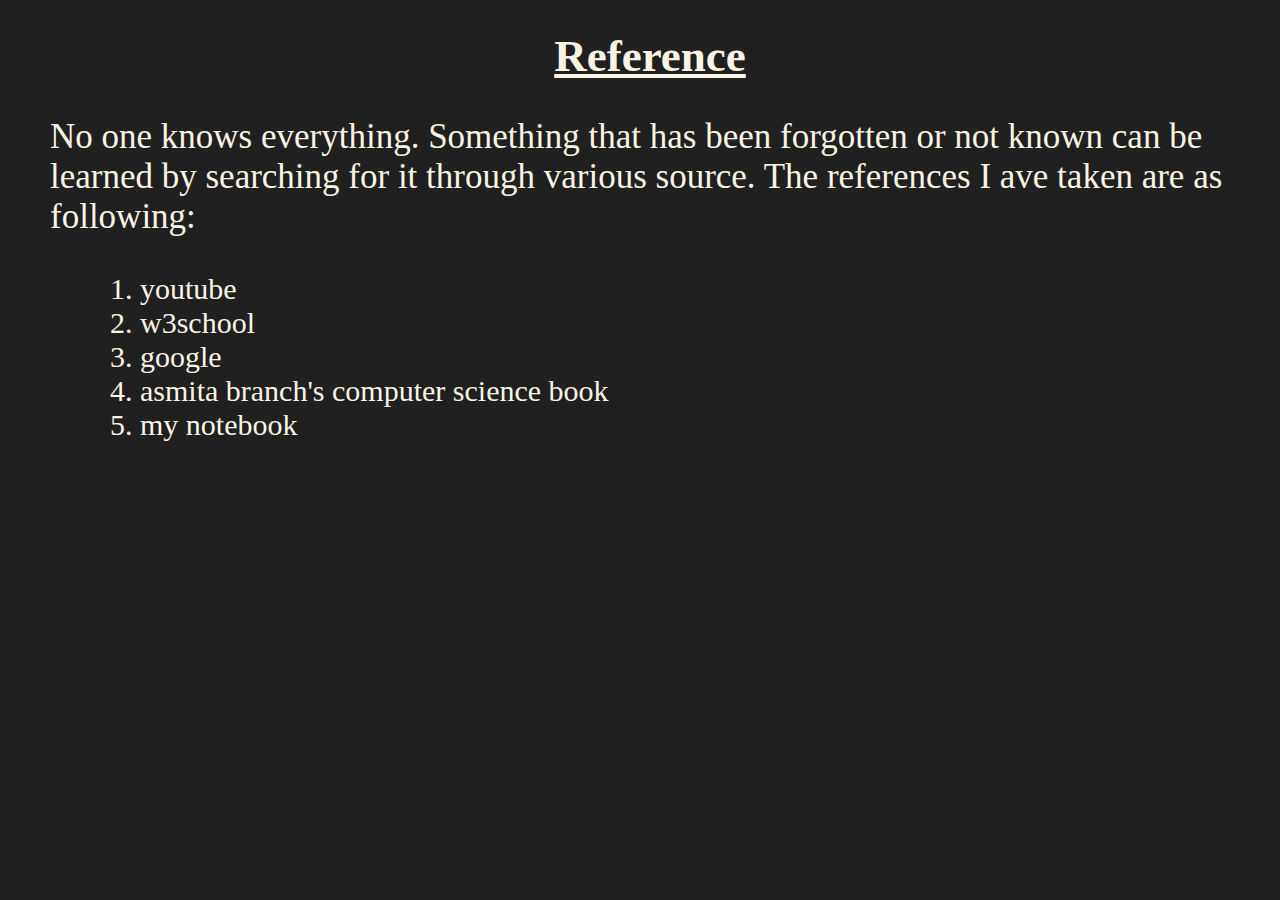
<file: reference.html>
<!DOCTYPE html>
<html lang="en">
<head>
    <meta charset="UTF-8">
    <meta name="viewport" content="width=device-width, initial-scale=1.0">
    <title>Document</title>
    <style>
        body{
            background-color: #202020;  
            color: #faf4e4;
        }
        p{
            font-size: 35px;

        }
        h1{
            font-size: 45px;
            text-decoration: underline;
            text-align: center;
        }
        ol{
            font-size: 30px;
            
        }
        .b{
            margin-left: 50px;
            margin-right: 30px;
        }
    </style>
</head>
<body class="b">
    <h1>Reference</h1>
    <p>No one knows everything. Something that has been forgotten
         or not known can be learned by searching for it through various source.
        The references I ave taken are as following:</p>
        <ol class="b">
            <li>youtube</li>
            <li>w3school</li>
            <li>google</li>
            <li>asmita branch's computer science book</li>
            <li>my notebook</li>
        </ol>
</body>
</html>
</file>
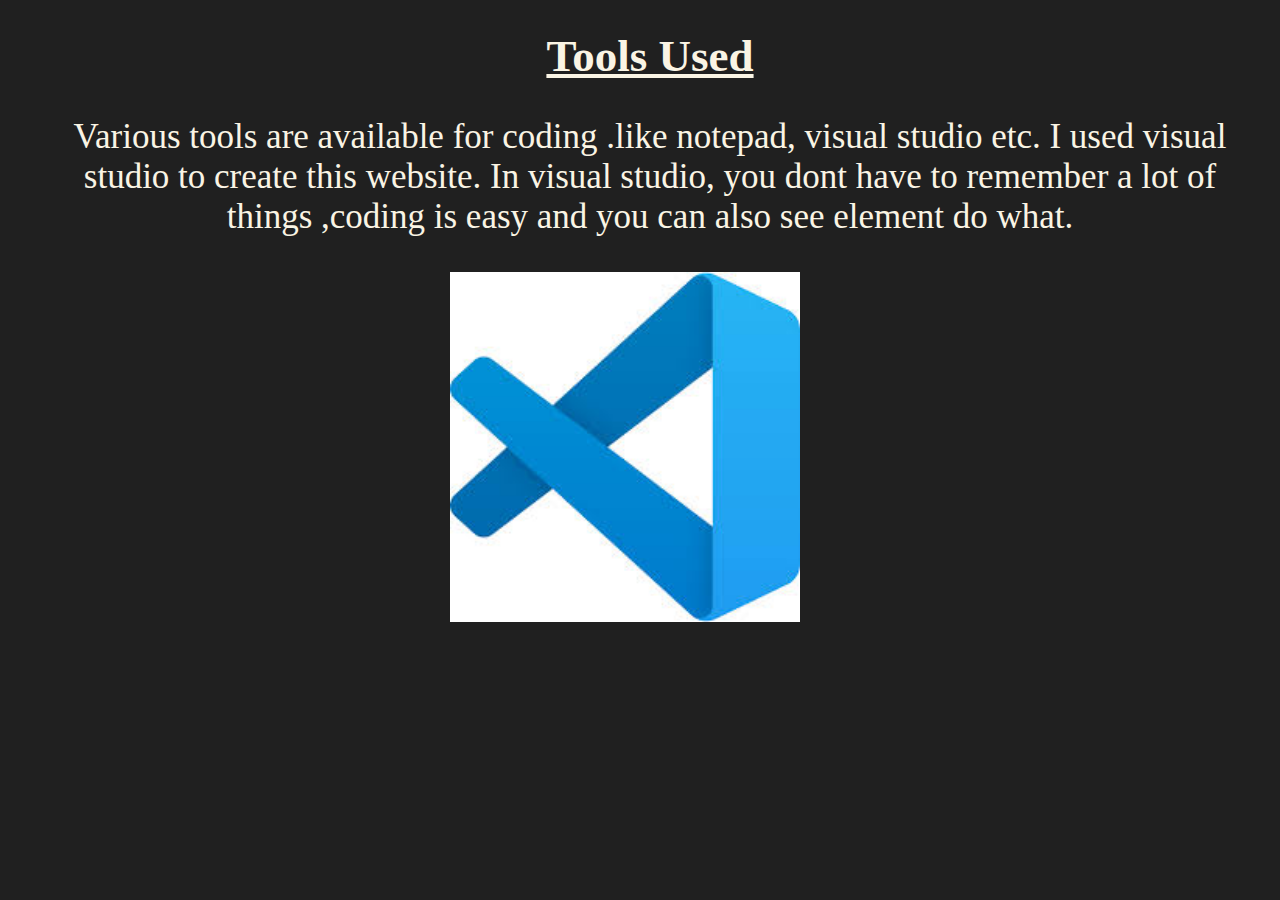
<file: tools.html>
<!DOCTYPE html>
<html lang="en">
<head>
    <meta charset="UTF-8">
    <meta name="viewport" content="width=device-width, initial-scale=1.0">
    <title>Document</title>
    <style>
        body{
            background-color: #202020;
            text-align: center;
            color: #faf4e4;
        }
        h1{
            font-size: 45px;
            text-decoration: underline;
        }
        p{
            font-size: 35px;
        }
        .code{
            width: 350px;
            height: 350px;
            background-image: url(vs-code.jpeg);
            background-size:cover ;
            margin-left: 400px;
        }
        .b{
            margin-top: 2px;
            margin-bottom: 5px;
            margin-left: 50px;
            margin-right: 30px;
        }
    </style>
</head>
<body class="b">
    <h1>Tools Used</h1><p>
    Various tools are available for coding .like notepad, visual studio etc.
    I used visual studio to create this website. In visual studio, you dont have to remember a lot of things
    ,coding is easy and you can also see element do what.
    </p>
    <div class="code">
    </div>
</body>
</html>
</file>
<file: form.css>
*{
    padding: 0;
    margin: 0;
    box-sizing: border-box;
    font-family: sans-serif;
}

.error { 
    color:rgb(243, 4, 4);
    font-size: 14px;
    background-color: rgb(240, 232, 232);
}

body {    
    user-select: none;
    -webkit-user-select: none;
    -moz-user-select: none;
    -ms-user-select: none;
}

body{
    display: flex;
    height: 950px;
    justify-content: center;
    align-items: center;
    background-color: rgb(197, 199, 199);
}

.container{
    width: 100%;
    max-width: 450px;
    max-height: 1800px;
    background-color: rgba(0,0,0,0.5);
    padding: 28px;
    position:relative;
    top: 500px
    margin: ;
    border-radius: 10px;
    box-shadow: inset -2px 2px 2px white;
}

.form-title{
    font-size: 26px;
    font-weight: 600;
    text-align: center;
    padding-bottom: 0px;
    color: white;
    text-shadow: 2px 2px 2px black;
    border-bottom: solid 1px white;
}

.main-user-info{
    display: flex;
    flex-wrap: wrap;
    justify-content: space-evenly;
    padding: 0px 0px;
}

.user-input-box:nth-child(2n){
    justify-content: end;
}

.user-input-box{
    display: flex;
    flex-wrap: wrap;
    width: 5%;
    padding-bottom: px;
}

.user-input-box label {
    width: 95%;
    color: white;
    font-size: 20px;
    font-weight: 400;
    margin: 5px 0;
}

.user-input-box input {
    height: 40px;
    width: 95%;
    border-radius: 7px;
    outline: none;
    border: 1px solid greenyellow;
    padding: 0 1opx;
}

.gender-title{
    color: white;
    font-size: 24px;
    font-weight: 600;
    padding-top: 5px;
    border-bottom: 1px solid white;
}

.gender-category{
    margin: 15px 0;
    color: white;
}

.gender-category label{
    padding: 0 20px 0 5px;
}

.gender-category label,
.gender-category input,
.form-submit-btn input{
    cursor: pointer;
}

.form-submit-btn{
    margin-top: 40px;
}

.form-submit-btn input{
    display: block;
    width: 100%;
    margin-top: 10px;
    font-size: 20px;
    border: none;
    border-radius: 3px;
    color: rgb(209,209,209);
    background: rgba(63,114,76,0.7);
    height: 50px;    
}

.form-submit-btn inout:hover{
    background: rgba(56,204,93,0.7);
    color: rgb(225,225,225);
}

@media(max-width:1000px){
    .container:280px;
}

.user-input-box{
    margin-bottom: 12px;
    width: 100%;
}

.user-input-box:nth-child(2n){
    justify-content: space-between;
}

.gender-category{
    display: flex;
    justify-content: space-between;
    width: 100%;
}

.main-user-info{
    max-height: 380px;
    overflow: auto;
}

.main-user-info::-webkit-scrollbar{
    width: 0;
}

.form-submit-btn:hover{
    background-color: red;
    color: white;
}

.user-input-box:hover{
    background-color: black;
    color: white;
    font-size: 2px;
    font-weight: 600;   
}

input{
    padding-left: 10px;
}

input:hover{
    background-color: rgb(194, 230, 194);
    font-size: 30px;
    color: black;
    font-weight: 600;
    padding-left: 10px;
}

.gender-category:hover{
    background-color:black;
    font-size: 30px;
    color:white;
    font-weight: 700;
}

button{
    margin-top: 15px;
    height: 30px;
}

button:hover{
    background-color:red;
    font-size: 35px;
    color: white;
    font-weight: 700;
    height: 40px;
}
</file>
<file: home.css>
*{
    margin: 0;
    font-family: Arial;
    border: border-box;
}

body {
    user-select: none;
    -webkit-user-select: none;
    -moz-user-select: none;
    -ms-user-select: none;
}

.navbar{
    height: 90px;
    background-color: #0f1111;
    color: white;
    display: flex;
    align-items: center;
    justify-content: space-evenly;
}

.x-border:hover{
    border: 5px double  purple;
}

.nav-logo {
    height: 50px;
    width: 100px;
}

.logo{ 
    background-image: url("jft_nepal.jpg");
    background-size: cover;
    height: 50px;
    width: 100px;
}

.border {
    border: 2px solid transparent;
}

.border:hover{
    border: 2px solid white;
}

/**box 2**/
.add-first{
    color: #cccccc;
    font-size: 0.8rem;
    margin-left: 15px;
}

.add-sec{
    font-size: 1rem;
    margin-left: 3px;
}

.add-icon{
    display: flex;
    align-items: center;
}

/**box3**/
.nav-search{
    display: flex;
    justify-content: space-evenly;
    background-color: pink;
    width: 620px;
    height: 40px;
    border-radius: 3px;
}

.search-select{
    background-color: #f3f3f3;
    width: 50px;
    text-align: center;
    border-top-left-radius: 3px;
    border-bottom-left-radius: 3px ;
    border: none;

}

.search-input {
    width: 100%;
    font-size: 1rem;
    border: none;
}

.search-icon{
    width: 45px;
    display: flex;
    justify-content: center;
    align-items: center;
    font-size: 1.2rem;
    background-color:rgb(250, 166, 10);
    border-top-right-radius: 3px;
    border-bottom-right-radius: 3px ;
    color: #0f1111;
}

.nav-search:hover{
    border: 2px solid red;
}

/** box4 **/
soan{
    font-size: 0.2rem;
}

.nav-second{
    font-size: 1.2rem;
    font-weight: 700rem;
}

/** box4 **/
.nav-card i {
    font-size: 30px;
}

.nav-card {
    font-size: 0.85rem;
    font-weight: 700;
}


/**pannel**/
.panel{
    height: 40px;
    background-color: #222f3d;
    display: flex;
    color: white;
    align-items: center;
    justify-content: space-evenly;
}

.panel-opps p{
    display: inline;
    margin-left: 50px;
    font-size: 1.05rem;
}

.panel-opps:hover{
    border: 2px solid lightgreen;
}

.panel-opps {
    width: 70%;
    font-size: 0.8rem;
}

.panel-opps:hover{
    background-color:black;
    font-size: 35px;
    color: white;
    font-weight: 700;
    height: 40px;
}

.panel-deals {
    font-size: 0.9rem;
    font-weight: 700;
}


/** hero section**/
.hero-section{
    background-image: url("subash1.jpg");
    background-size: cover;
    height: 200px;
    display: flex;
    width: 100%;
    justify-content: left;
    align-items: flex-end;
    border: 2px solid green;
}

.hero-msg {
    background-color: rgb(230, 221, 221);
    color: black;
    height: 50px;
    display: flex;
    align-items: center;
    justify-content: center;
    font-size: 1.1rem;
    margin-bottom: 0px;
    border: 2px solid red;
    text-transform: capitalize;
    font-weight: 600;   
}

.hero-msg a{
    display: flex;
    color: #007185;
    font-size: 0.8rem;
    text-transform: none;
}


/** shop boxes**/
.shop-section {
    display:flex ;
    flex-wrap: wrap;
    justify-content: space-evenly;
    background-color: #cccccc;
}

.box {
    height: 310px;
    border: 2px solid black;
    width: 300px;
    background-color: white;
    margin-top: 10px;
}

.box:hover{
    background-color:gray;
    font-size: 3px;
    color: white;
    font-weight: 700;
    font-size: 15px;  
}

.box-img{
    height: 200px;
    background-size: cover;
    background-repeat: no-repeat;
    margin-top: 1rem;
    margin-bottom: 1rem;
}

.box-content{
    margin-left: 23px;
    margin-right: 23px;
}

.box-content p{
    color: rgb(91, 90, 94);
}


/** back to tup**/
footer{
    margin-top: 5px;
}

.foot-panel1{
    background-color: #37475a;
    color: white;
    height: 30px;
    display: flex;
    justify-content: center;
    align-items: center;
    font-size: 0.99rem;
}

.foot-panel2{
    background-color: #222f3d;
    color: white;
    height: 300px;
    display: flex;
    justify-content: space-evenly;
}

ul {
    margin-top: 20px;
}

ul a {
    display: block;
    font-size: 0.85rem;
    margin-top: 10px;
    color: #dddddd;
}

.foot-panel3{
    background-color:#222f3d ;
    border-top: 3px solid white;
    height: 100px;
    display: flex;
    justify-content: center;
    align-items: center;
}

.logo{   
    background-image: url("jft_nepal.jpg");
    background-size: cover;
    height: 50px;
    width: 100px;
}

.foot-panel4 {
    background-color: #0f1111;
    color: white;
    height: 50px;
    text-align: center;
    font-size: 0.8rem;
}

.pages{
    padding-top: 10px;
}

.copyright{
    margin-top: 5px;
}

a{
    color: white;
    text-decoration: none;
}

p:hover{
    background-color:red;
    font-size: 20px;
    color: white;
    font-weight: 700;
    height: 20px;
    text-align: center;
}
</file>
<file: other.css>
body {
    
    user-select: none;
    -webkit-user-select: none;
    -moz-user-select: none;
    -ms-user-select: none;
}

.nav{

    display: flex;
    background-color: rgb(21, 52, 80);
    height: 150px;
    justify-content: space-evenly; 
}

.box1{
    color: black;
    width: 100px;
    height: 100px;
    background-color:#74b94f;
    margin: 20px;
}

.box2{
    display: flex;
    justify-content: center;
    width:1700px;
    height: 100px;
    background-color:rgb(20, 59, 80);
    margin: 20px;    
}

.bos{
    background-color: rgb(20, 59, 83);
    color: white;  
    width: 97%;
    margin-top:20px ;
    margin-bottom: 20px;
}

.vv{
    text-align: center;
    font-size: 60px;
}

.box3{
    color: white;
    text-align: center;
    width: 100px;
    height: 100px;
    background-color: #74b94f;
    margin: 20px;
}

.panel{
    background-color:rgb(21, 60, 86);
    height: 10px;
}

.hero-img{
    background-image: url("photo3.jpg");
    background-size: cover;
    height: 150px;
    display: flex;
    width: 100%;
    justify-content: left;
    align-items: flex-end;
    border: 2px solid green;    
}

.shop-section{
    color: white;
    display: flex;
    justify-content: space-evenly;
    background-color: lightgray;
    flex-wrap: wrap;    
}

.box{
    color: white;
    font-size: 30px;
    height: 390px;
    width: 370px;
    border: 2px solid #000000;
    margin-top: 30px;
    margin-bottom: 20px;
}

.boxx1{
    background-image: url(photo6.jpg);
    background-size: cover;
}

.boxx2{
    background-image: url(photo5.jpg);
    background-size: cover;
}

.boxx3{
    background-image: url(photo4.jpg);
    background-size: cover;
}

.boxx4{
    background-image: url(photo3.jpg);
    background-size: cover;
}

.boxx5{
    background-image: url(photo2.jpg);
    background-size: cover;
}

.boxx6{
    background-image: url(photo1.jpg);
    background-size: cover;
}

.fot1{
    height: 50px;
    width: 300px;
    background-color: gray;
    margin: 20px;
    display: flex;
}

.boxyz{
    height: 390px;
    width: 350px;
    border: 2px solid #000000;
    margin-top: 30px;
    margin-bottom: 20px;
}

.last{
display: flex;
justify-content: space-evenly;
background-color: gray;
flex-wrap: wrap;
}

.abc{
    height: 250px;
    background-color: rgb(20, 59, 83);
    display: flex;
    justify-content: space-evenly;
    text-align: center;
}

.xyz{
    color: white;
    text-align: center;
    background-color: rgb(20, 59, 83);
    width: 700px;
    height: 80px;
    margin-top: 80px;
    font-size: 50px;   
}

@media (max-width: 768px) {
    body {
      font-size: 16px;
      padding: 10px;
    }
    .nav {
      width: 100%;
      flex-direction: column;
      height: 50px;
    }
    .box1 {
        width: 5%;
        font-size: 5px;
        flex-direction: column;
      }
    .box2 {
        width: 90%;
        font-size: 5px;
        margin: 0px;
        padding: 0;
        justify-content: none;
        position: top;
      }
      .box3 {
        width: 5%;
        font-size: 5px;
        flex-direction: column;
      }
     
      .vv {
        width: 90%;
        flex-direction: column;
        font-size: 10px;
        position: static;
        display: block;
      }
    .panel {
        width: 100%;
        flex-direction: column;
      }

    img {
      max-width: 100%;
      height: auto;
    }
  }

  @media (max-width: 768px) {
    .box {
      width: 95%; /* सानो स्क्रिनमा फुल-विथ */
      padding: 15px;
      font-size: 14px;
    }
  }
</file>
